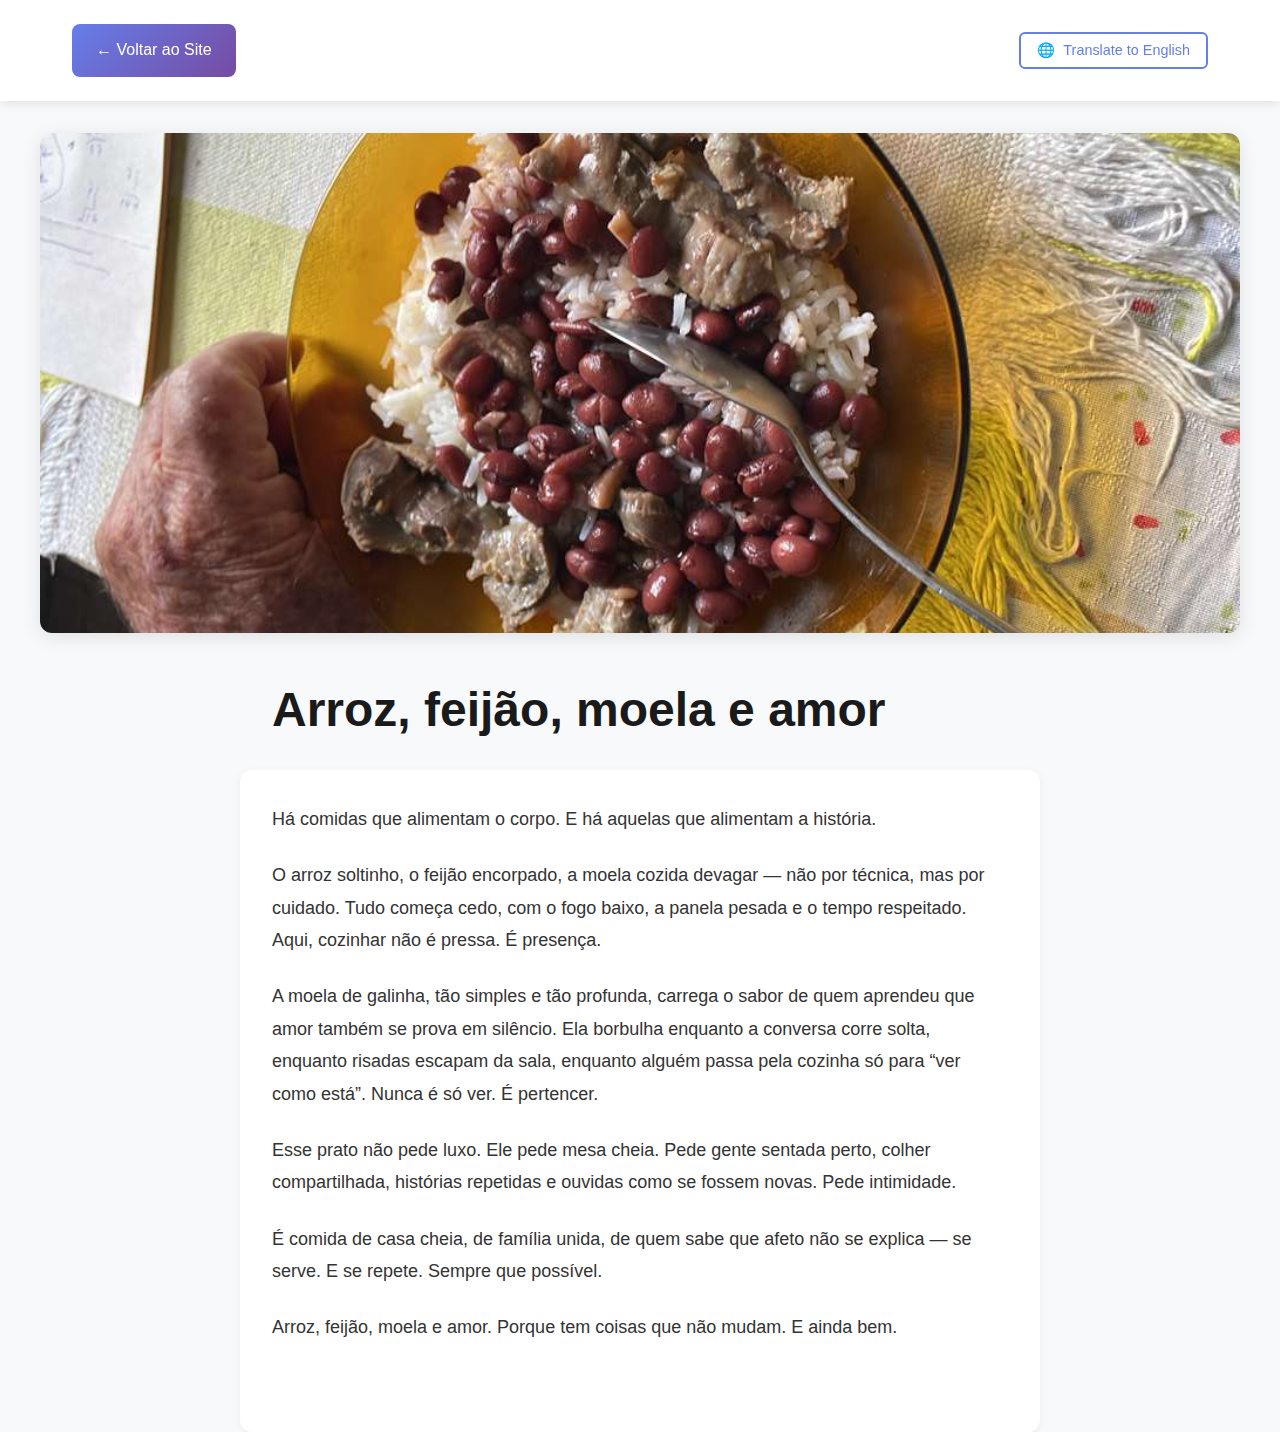
<file: blog1.html>
<!DOCTYPE html>
<html lang="pt-BR">
<head>
    <meta charset="UTF-8">
    <meta name="viewport" content="width=device-width, initial-scale=1.0">
    <title>Blog Post</title>
    <style>
        * {
            margin: 0;
            padding: 0;
            box-sizing: border-box;
        }

        body {
            font-family: -apple-system, BlinkMacSystemFont, 'Segoe UI', Roboto, Oxygen, Ubuntu, Cantarell, sans-serif;
            line-height: 1.8;
            color: #333;
            background: #f8f9fa;
        }

        .header-nav {
            background: white;
            padding: 1.5rem 0;
            box-shadow: 0 2px 10px rgba(0,0,0,0.1);
            position: sticky;
            top: 0;
            z-index: 100;
        }

        .nav-container {
            max-width: 1200px;
            margin: 0 auto;
            padding: 0 2rem;
            display: flex;
            justify-content: space-between;
            align-items: center;
        }

        .back-btn {
            display: inline-flex;
            align-items: center;
            gap: 0.5rem;
            padding: 0.75rem 1.5rem;
            background: linear-gradient(135deg, #667eea 0%, #764ba2 100%);
            color: white;
            text-decoration: none;
            border-radius: 8px;
            transition: transform 0.3s, box-shadow 0.3s;
            font-weight: 500;
        }

        .back-btn:hover {
            transform: translateY(-2px);
            box-shadow: 0 4px 15px rgba(102, 126, 234, 0.4);
        }

        .translate-btn {
            padding: 0.75rem 1.5rem;
            background: white;
            border: 2px solid #667eea;
            color: #667eea;
            border-radius: 8px;
            cursor: pointer;
            font-size: 1rem;
            font-weight: 500;
            transition: all 0.3s;
        }

        .translate-btn:hover {
            background: #667eea;
            color: white;
            transform: translateY(-2px);
        }

        .hero-image {
            width: 100%;
            height: 500px;
            object-fit: cover;
            display: block;
        }

        .container {
            max-width: 900px;
            margin: 0 auto;
            padding: 0 2rem;
        }

        .article-header {
            background: white;
            padding: 3rem 2rem;
            margin-top: 2rem;
            border-radius: 12px;
            box-shadow: 0 2px 10px rgba(0,0,0,0.1);
        }

        .article-title {
            font-size: 3rem;
            color: #667eea;
            margin-bottom: 1rem;
            line-height: 1.2;
        }

        .article-meta {
            display: flex;
            gap: 1.5rem;
            color: #666;
            font-size: 0.95rem;
            margin-bottom: 2rem;
        }

        .article-cover {
            width: 100%;
            max-height: 500px;
            object-fit: cover;
            border-radius: 12px;
            margin-bottom: 2rem;
            box-shadow: 0 4px 20px rgba(0,0,0,0.1);
        }

        .container {
            max-width: 900px;
            margin: 0 auto;
            padding: 3rem 2rem;
        }

        .translate-btn {
            padding: 0.75rem 1.5rem;
            background: linear-gradient(135deg, #667eea 0%, #764ba2 100%);
            color: white;
            border: none;
            border-radius: 8px;
            cursor: pointer;
            font-size: 1rem;
            font-weight: 500;
            transition: transform 0.3s, box-shadow 0.3s;
        }

        .translate-btn:hover {
            transform: translateY(-2px);
            box-shadow: 0 4px 15px rgba(102, 126, 234, 0.4);
        }

        .hero-image {
            width: 100%;
            max-height: 500px;
            object-fit: cover;
            border-radius: 12px;
            box-shadow: 0 10px 30px rgba(0,0,0,0.15);
        }

        .container {
            max-width: 900px;
            margin: 0 auto;
            padding: 0 2rem;
        }

        .blog-header {
            padding: 3rem 0 2rem;
        }

        .blog-title {
            font-size: 3rem;
            color: #1a1a1a;
            margin-bottom: 1rem;
            line-height: 1.2;
        }

        .blog-meta {
            display: flex;
            gap: 2rem;
            color: #666;
            font-size: 0.95rem;
            margin-bottom: 2rem;
        }

        .featured-image {
            width: 100%;
            max-height: 500px;
            object-fit: cover;
            border-radius: 12px;
            margin-bottom: 3rem;
            box-shadow: 0 10px 30px rgba(0,0,0,0.1);
        }

        .container {
            max-width: 800px;
            margin: 0 auto;
            padding: 3rem 2rem;
        }

        .blog-title {
            font-size: 3rem;
            line-height: 1.2;
            margin-bottom: 1rem;
            color: #1a1a1a;
        }

        .blog-meta {
            display: flex;
            gap: 2rem;
            color: #666;
            font-size: 0.95rem;
            margin-bottom: 2rem;
            padding-bottom: 1rem;
            border-bottom: 2px solid #e9ecef;
        }

        .translate-btn {
            padding: 0.6rem 1.2rem;
            background: linear-gradient(135deg, #667eea 0%, #764ba2 100%);
            color: white;
            border: none;
            border-radius: 6px;
            cursor: pointer;
            font-size: 0.95rem;
            font-weight: 500;
            transition: transform 0.3s, box-shadow 0.3s;
        }

        .translate-btn:hover {
            transform: translateY(-2px);
            box-shadow: 0 4px 15px rgba(102, 126, 234, 0.4);
        }

        .container {
            max-width: 900px;
            margin: 0 auto;
            padding: 0 2rem;
        }

        .hero-image {
            width: 100%;
            height: 500px;
            object-fit: cover;
            margin-top: 2rem;
            border-radius: 12px;
            box-shadow: 0 10px 30px rgba(0,0,0,0.2);
        }

        .post-header {
            max-width: 800px;
            margin: 3rem auto 2rem;
            padding: 0 2rem;
        }

        .post-title {
            font-size: 3rem;
            line-height: 1.2;
            color: #1a1a1a;
            margin-bottom: 1rem;
        }

        .post-meta {
            display: flex;
            gap: 2rem;
            color: #666;
            font-size: 0.95rem;
            margin-bottom: 1rem;
        }

        .translate-btn {
            display: inline-flex;
            align-items: center;
            gap: 0.5rem;
            padding: 0.5rem 1rem;
            background: white;
            border: 2px solid #667eea;
            color: #667eea;
            border-radius: 6px;
            cursor: pointer;
            font-size: 0.9rem;
            font-weight: 500;
            transition: all 0.3s;
        }

        .translate-btn:hover {
            background: #667eea;
            color: white;
        }

        .post-content {
            max-width: 800px;
            margin: 0 auto;
            padding: 0 2rem 4rem;
            background: white;
            border-radius: 12px;
            box-shadow: 0 2px 10px rgba(0,0,0,0.05);
        }

        .post-content p {
            font-size: 1.125rem;
            line-height: 1.8;
            margin-bottom: 1.5rem;
            color: #333;
        }

        .post-content h2 {
            font-size: 2rem;
            margin: 2.5rem 0 1rem;
            color: #1a1a1a;
        }

        .post-content h3 {
            font-size: 1.5rem;
            margin: 2rem 0 1rem;
            color: #333;
        }

        .hero-image {
            width: 100%;
            max-width: 1200px;
            height: 500px;
            object-fit: cover;
            border-radius: 12px;
            margin: 2rem auto;
            display: block;
            box-shadow: 0 4px 20px rgba(0,0,0,0.1);
        }

        @media (max-width: 768px) {
            .post-title {
                font-size: 2rem;
            }

            .hero-image {
                height: 300px;
                border-radius: 0;
            }

            .post-content p {
                font-size: 1rem;
            }

            .nav-container {
                flex-direction: column;
                gap: 1rem;
            }
        }
    </style>
</head>
<body>
    <div class="header-nav">
        <div class="nav-container">
            <a href="index.html" class="back-btn">← Voltar ao Site</a>
            <button class="translate-btn" onclick="translateContent()">
                <span id="translateIcon">🌐</span>
                <span id="translateText">Translate to English</span>
            </button>
        </div>
    </div>

    <img src="blog/WhatsApp Image 2026-01-13 at 11.25.59.jpeg" alt="Imagem de capa" class="hero-image">

    <div class="post-header">
        <h1 class="post-title" id="title">Arroz, feijão, moela e amor</h1>
    </div>

    <div class="post-content" id="content">
        <p><br>Há comidas que alimentam o corpo.
E há aquelas que alimentam a história.</p>

        <p>O arroz soltinho, o feijão encorpado, a moela cozida devagar — não por técnica, mas por cuidado. Tudo começa cedo, com o fogo baixo, a panela pesada e o tempo respeitado. Aqui, cozinhar não é pressa. É presença.</p>


        <p>A moela de galinha, tão simples e tão profunda, carrega o sabor de quem aprendeu que amor também se prova em silêncio. Ela borbulha enquanto a conversa corre solta, enquanto risadas escapam da sala, enquanto alguém passa pela cozinha só para “ver como está”. Nunca é só ver. É pertencer.</p>

        <p>Esse prato não pede luxo. Ele pede mesa cheia.
Pede gente sentada perto, colher compartilhada, histórias repetidas e ouvidas como se fossem novas. Pede intimidade.</p>


        <p>É comida de casa cheia, de família unida, de quem sabe que afeto não se explica — se serve. E se repete. Sempre que possível.</p>

        <p>Arroz, feijão, moela e amor.
Porque tem coisas que não mudam.
E ainda bem.</p>


    </div>

    <script>
        let isEnglish = false;

        const translations = {
            pt: {
                title: "Arroz, feijão, moela e amor",
                content: `<p>Há comidas que alimentam o corpo.
E há aquelas que alimentam a história.</p>

        <p>O arroz soltinho, o feijão encorpado, a moela cozida devagar — não por técnica, mas por cuidado. Tudo começa cedo, com o fogo baixo, a panela pesada e o tempo respeitado. Aqui, cozinhar não é pressa. É presença.</p>


        <p>A moela de galinha, tão simples e tão profunda, carrega o sabor de quem aprendeu que amor também se prova em silêncio. Ela borbulha enquanto a conversa corre solta, enquanto risadas escapam da sala, enquanto alguém passa pela cozinha só para “ver como está”. Nunca é só ver. É pertencer.</p>

        <p>Esse prato não pede luxo. Ele pede mesa cheia.
Pede gente sentada perto, colher compartilhada, histórias repetidas e ouvidas como se fossem novas. Pede intimidade.</p>


        <p>É comida de casa cheia, de família unida, de quem sabe que afeto não se explica — se serve. E se repete. Sempre que possível.</p>

        <p>Arroz, feijão, moela e amor.
Porque tem coisas que não mudam.
E ainda bem.</p>

    `
            },
            en: {
                title: "Rice, beans, traditional Brazilian chicken gizzards, and love",
                content: `<p>Some foods feed the body.
Others feed the story.</p>

        <p>Fluffy rice, hearty beans, chicken gizzards slowly simmered — not by technique, but by care. Everything begins early, with low heat, a heavy pot, and time being respected. Here, cooking is never rushed. It is presence.</p>


        <p>Chicken gizzards, so humble and so profound, carry the flavor of those who learned that love can also be tasted in silence. They bubble gently while conversations flow, while laughter spills from the living room, while someone walks into the kitchen just to “check on things.” It’s never just checking. It’s belonging.</p>

        <p>This dish doesn’t ask for luxury. It asks for a full table.
It asks for people sitting close, shared spoons, repeated stories heard as if they were new. It asks for intimacy.</p>



        <p>It is food for a full house, for close families, for those who understand that affection doesn’t need explanation — it is served. And served again. Whenever possible.</p>

        <p>Rice, beans, chicken gizzards, and love.
Because some things should never change.
And thankfully, they don’t.</p>

        `
            }
        };

        function translateContent() {
            isEnglish = !isEnglish;
            const lang = isEnglish ? 'en' : 'pt';
            
            document.getElementById('title').textContent = translations[lang].title;
            document.getElementById('content').innerHTML = translations[lang].content;
            document.getElementById('translateText').textContent = isEnglish ? 'Traduzir para Português' : 'Translate to English';
        }
    </script>
</body>
</html>
</file>
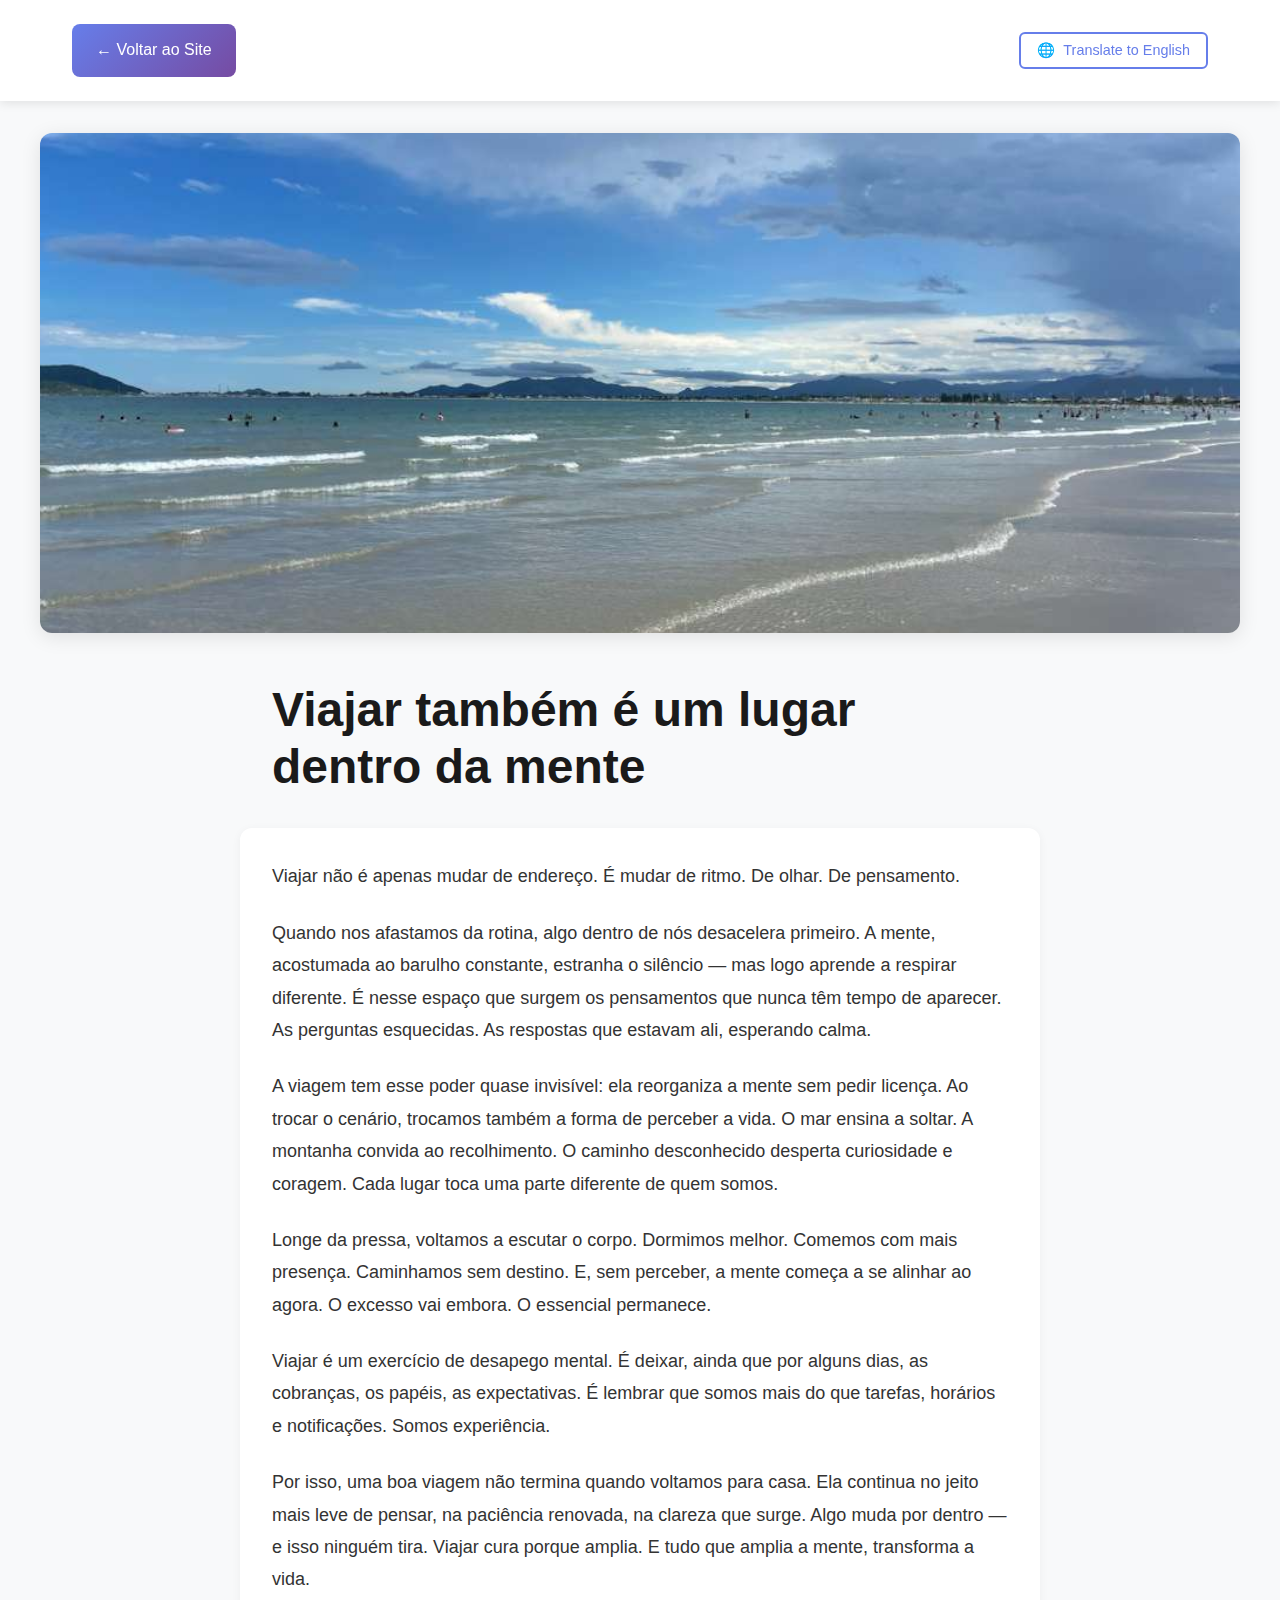
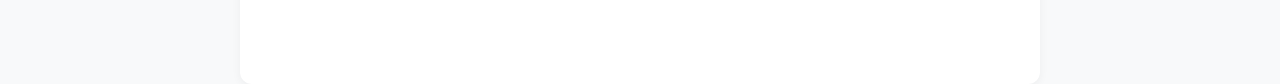
<file: blog2.html>
<!DOCTYPE html>
<html lang="pt-BR">
<head>
    <meta charset="UTF-8">
    <meta name="viewport" content="width=device-width, initial-scale=1.0">
    <title>Blog Post</title>
    <style>
        * {
            margin: 0;
            padding: 0;
            box-sizing: border-box;
        }

        body {
            font-family: -apple-system, BlinkMacSystemFont, 'Segoe UI', Roboto, Oxygen, Ubuntu, Cantarell, sans-serif;
            line-height: 1.8;
            color: #333;
            background: #f8f9fa;
        }

        .header-nav {
            background: white;
            padding: 1.5rem 0;
            box-shadow: 0 2px 10px rgba(0,0,0,0.1);
            position: sticky;
            top: 0;
            z-index: 100;
        }

        .nav-container {
            max-width: 1200px;
            margin: 0 auto;
            padding: 0 2rem;
            display: flex;
            justify-content: space-between;
            align-items: center;
        }

        .back-btn {
            display: inline-flex;
            align-items: center;
            gap: 0.5rem;
            padding: 0.75rem 1.5rem;
            background: linear-gradient(135deg, #667eea 0%, #764ba2 100%);
            color: white;
            text-decoration: none;
            border-radius: 8px;
            transition: transform 0.3s, box-shadow 0.3s;
            font-weight: 500;
        }

        .back-btn:hover {
            transform: translateY(-2px);
            box-shadow: 0 4px 15px rgba(102, 126, 234, 0.4);
        }

        .translate-btn {
            padding: 0.75rem 1.5rem;
            background: white;
            border: 2px solid #667eea;
            color: #667eea;
            border-radius: 8px;
            cursor: pointer;
            font-size: 1rem;
            font-weight: 500;
            transition: all 0.3s;
        }

        .translate-btn:hover {
            background: #667eea;
            color: white;
            transform: translateY(-2px);
        }

        .hero-image {
            width: 100%;
            height: 500px;
            object-fit: cover;
            display: block;
        }

        .container {
            max-width: 900px;
            margin: 0 auto;
            padding: 0 2rem;
        }

        .article-header {
            background: white;
            padding: 3rem 2rem;
            margin-top: 2rem;
            border-radius: 12px;
            box-shadow: 0 2px 10px rgba(0,0,0,0.1);
        }

        .article-title {
            font-size: 3rem;
            color: #667eea;
            margin-bottom: 1rem;
            line-height: 1.2;
        }

        .article-meta {
            display: flex;
            gap: 1.5rem;
            color: #666;
            font-size: 0.95rem;
            margin-bottom: 2rem;
        }

        .article-cover {
            width: 100%;
            max-height: 500px;
            object-fit: cover;
            border-radius: 12px;
            margin-bottom: 2rem;
            box-shadow: 0 4px 20px rgba(0,0,0,0.1);
        }

        .container {
            max-width: 900px;
            margin: 0 auto;
            padding: 3rem 2rem;
        }

        .translate-btn {
            padding: 0.75rem 1.5rem;
            background: linear-gradient(135deg, #667eea 0%, #764ba2 100%);
            color: white;
            border: none;
            border-radius: 8px;
            cursor: pointer;
            font-size: 1rem;
            font-weight: 500;
            transition: transform 0.3s, box-shadow 0.3s;
        }

        .translate-btn:hover {
            transform: translateY(-2px);
            box-shadow: 0 4px 15px rgba(102, 126, 234, 0.4);
        }

        .hero-image {
            width: 100%;
            max-height: 500px;
            object-fit: cover;
            border-radius: 12px;
            box-shadow: 0 10px 30px rgba(0,0,0,0.15);
        }

        .container {
            max-width: 900px;
            margin: 0 auto;
            padding: 0 2rem;
        }

        .blog-header {
            padding: 3rem 0 2rem;
        }

        .blog-title {
            font-size: 3rem;
            color: #1a1a1a;
            margin-bottom: 1rem;
            line-height: 1.2;
        }

        .blog-meta {
            display: flex;
            gap: 2rem;
            color: #666;
            font-size: 0.95rem;
            margin-bottom: 2rem;
        }

        .featured-image {
            width: 100%;
            max-height: 500px;
            object-fit: cover;
            border-radius: 12px;
            margin-bottom: 3rem;
            box-shadow: 0 10px 30px rgba(0,0,0,0.1);
        }

        .container {
            max-width: 800px;
            margin: 0 auto;
            padding: 3rem 2rem;
        }

        .blog-title {
            font-size: 3rem;
            line-height: 1.2;
            margin-bottom: 1rem;
            color: #1a1a1a;
        }

        .blog-meta {
            display: flex;
            gap: 2rem;
            color: #666;
            font-size: 0.95rem;
            margin-bottom: 2rem;
            padding-bottom: 1rem;
            border-bottom: 2px solid #e9ecef;
        }

        .translate-btn {
            padding: 0.6rem 1.2rem;
            background: linear-gradient(135deg, #667eea 0%, #764ba2 100%);
            color: white;
            border: none;
            border-radius: 6px;
            cursor: pointer;
            font-size: 0.95rem;
            font-weight: 500;
            transition: transform 0.3s, box-shadow 0.3s;
        }

        .translate-btn:hover {
            transform: translateY(-2px);
            box-shadow: 0 4px 15px rgba(102, 126, 234, 0.4);
        }

        .container {
            max-width: 900px;
            margin: 0 auto;
            padding: 0 2rem;
        }

        .hero-image {
            width: 100%;
            height: 500px;
            object-fit: cover;
            margin-top: 2rem;
            border-radius: 12px;
            box-shadow: 0 10px 30px rgba(0,0,0,0.2);
        }

        .post-header {
            max-width: 800px;
            margin: 3rem auto 2rem;
            padding: 0 2rem;
        }

        .post-title {
            font-size: 3rem;
            line-height: 1.2;
            color: #1a1a1a;
            margin-bottom: 1rem;
        }

        .post-meta {
            display: flex;
            gap: 2rem;
            color: #666;
            font-size: 0.95rem;
            margin-bottom: 1rem;
        }

        .translate-btn {
            display: inline-flex;
            align-items: center;
            gap: 0.5rem;
            padding: 0.5rem 1rem;
            background: white;
            border: 2px solid #667eea;
            color: #667eea;
            border-radius: 6px;
            cursor: pointer;
            font-size: 0.9rem;
            font-weight: 500;
            transition: all 0.3s;
        }

        .translate-btn:hover {
            background: #667eea;
            color: white;
        }

        .post-content {
            max-width: 800px;
            margin: 0 auto;
            padding: 0 2rem 4rem;
            background: white;
            border-radius: 12px;
            box-shadow: 0 2px 10px rgba(0,0,0,0.05);
        }

        .post-content p {
            font-size: 1.125rem;
            line-height: 1.8;
            margin-bottom: 1.5rem;
            color: #333;
        }

        .post-content h2 {
            font-size: 2rem;
            margin: 2.5rem 0 1rem;
            color: #1a1a1a;
        }

        .post-content h3 {
            font-size: 1.5rem;
            margin: 2rem 0 1rem;
            color: #333;
        }

        .hero-image {
            width: 100%;
            max-width: 1200px;
            height: 500px;
            object-fit: cover;
            border-radius: 12px;
            margin: 2rem auto;
            display: block;
            box-shadow: 0 4px 20px rgba(0,0,0,0.1);
        }

        @media (max-width: 768px) {
            .post-title {
                font-size: 2rem;
            }

            .hero-image {
                height: 300px;
                border-radius: 0;
            }

            .post-content p {
                font-size: 1rem;
            }

            .nav-container {
                flex-direction: column;
                gap: 1rem;
            }
        }
    </style>
</head>
<body>
    <div class="header-nav">
        <div class="nav-container">
            <a href="index.html" class="back-btn">← Voltar ao Site</a>
            <button class="translate-btn" onclick="translateContent()">
                <span id="translateIcon">🌐</span>
                <span id="translateText">Translate to English</span>
            </button>
        </div>
    </div>

    <img src="blog/WhatsApp Image 2026-01-13 at 11.39.59 (1).jpeg" alt="Imagem de capa" class="hero-image">

    <div class="post-header">
        <h1 class="post-title" id="title">Viajar também é um lugar dentro da mente</h1>
    </div>

    <div class="post-content" id="content">
        <p><br>Viajar não é apenas mudar de endereço.
É mudar de ritmo. De olhar. De pensamento.</p>

        <p>Quando nos afastamos da rotina, algo dentro de nós desacelera primeiro. A mente, acostumada ao barulho constante, estranha o silêncio — mas logo aprende a respirar diferente. É nesse espaço que surgem os pensamentos que nunca têm tempo de aparecer. As perguntas esquecidas. As respostas que estavam ali, esperando calma.</p>


        <p>A viagem tem esse poder quase invisível: ela reorganiza a mente sem pedir licença. Ao trocar o cenário, trocamos também a forma de perceber a vida. O mar ensina a soltar. A montanha convida ao recolhimento. O caminho desconhecido desperta curiosidade e coragem. Cada lugar toca uma parte diferente de quem somos.</p>

        <p>Longe da pressa, voltamos a escutar o corpo. Dormimos melhor. Comemos com mais presença. Caminhamos sem destino. E, sem perceber, a mente começa a se alinhar ao agora. O excesso vai embora. O essencial permanece.</p>


        <p>Viajar é um exercício de desapego mental. É deixar, ainda que por alguns dias, as cobranças, os papéis, as expectativas. É lembrar que somos mais do que tarefas, horários e notificações. Somos experiência.</p>

        <p>Por isso, uma boa viagem não termina quando voltamos para casa. Ela continua no jeito mais leve de pensar, na paciência renovada, na clareza que surge. Algo muda por dentro — e isso ninguém tira.

Viajar cura porque amplia.
E tudo que amplia a mente, transforma a vida.</p>


    </div>

    <script>
        let isEnglish = false;

        const translations = {
            pt: {
                title: "Viajar também é um lugar dentro da mente",
                content: `<p>Viajar não é apenas mudar de endereço.
É mudar de ritmo. De olhar. De pensamento.</p>

        <p>Quando nos afastamos da rotina, algo dentro de nós desacelera primeiro. A mente, acostumada ao barulho constante, estranha o silêncio — mas logo aprende a respirar diferente. É nesse espaço que surgem os pensamentos que nunca têm tempo de aparecer. As perguntas esquecidas. As respostas que estavam ali, esperando calma.</p>


        <p>A viagem tem esse poder quase invisível: ela reorganiza a mente sem pedir licença. Ao trocar o cenário, trocamos também a forma de perceber a vida. O mar ensina a soltar. A montanha convida ao recolhimento. O caminho desconhecido desperta curiosidade e coragem. Cada lugar toca uma parte diferente de quem somos.</p>

        <p>Longe da pressa, voltamos a escutar o corpo. Dormimos melhor. Comemos com mais presença. Caminhamos sem destino. E, sem perceber, a mente começa a se alinhar ao agora. O excesso vai embora. O essencial permanece.</p>


        <p>Viajar é um exercício de desapego mental. É deixar, ainda que por alguns dias, as cobranças, os papéis, as expectativas. É lembrar que somos mais do que tarefas, horários e notificações. Somos experiência.</p>

        <p>Por isso, uma boa viagem não termina quando voltamos para casa. Ela continua no jeito mais leve de pensar, na paciência renovada, na clareza que surge. Algo muda por dentro — e isso ninguém tira.

Viajar cura porque amplia.
E tudo que amplia a mente, transforma a vida.</p>

    `
            },
            en: {
                title: "Travel is also a place within the mind",
                content: `<p>STraveling is not just changing locations.
It’s changing rhythm. Perspective. Thought.</p>

        <p>When we step away from routine, something inside us slows down first. The mind, used to constant noise, feels strange in the silence — but soon learns how to breathe differently. In that space, thoughts finally have room to surface. Forgotten questions. Answers that were always there, waiting for calm.</p>


        <p>Travel has this almost invisible power: it reorganizes the mind without asking permission. By changing the scenery, we also change how we perceive life. The ocean teaches us to let go. The mountains invite introspection. Unknown paths awaken curiosity and courage. Each place touches a different part of who we are.</p>

        <p>Away from urgency, we begin listening to the body again. We sleep better. Eat with presence. Walk without destination. And without noticing, the mind aligns itself with the present moment. The excess fades. What’s essential remains.</p>



        <p>Travel is an exercise in mental detachment. It’s allowing ourselves — even for a few days — to release demands, roles, and expectations. It’s remembering that we are more than tasks, schedules, and notifications. We are experience.</p>

        <p>That’s why a meaningful trip doesn’t end when we return home. It continues in lighter thoughts, renewed patience, and newfound clarity. Something shifts within — and that stays.

Travel heals because it expands.
And anything that expands the mind, transforms life.</p>

        `
            }
        };

        function translateContent() {
            isEnglish = !isEnglish;
            const lang = isEnglish ? 'en' : 'pt';
            
            document.getElementById('title').textContent = translations[lang].title;
            document.getElementById('content').innerHTML = translations[lang].content;
            document.getElementById('translateText').textContent = isEnglish ? 'Traduzir para Português' : 'Translate to English';
        }
    </script>
</body>
</html>
</file>
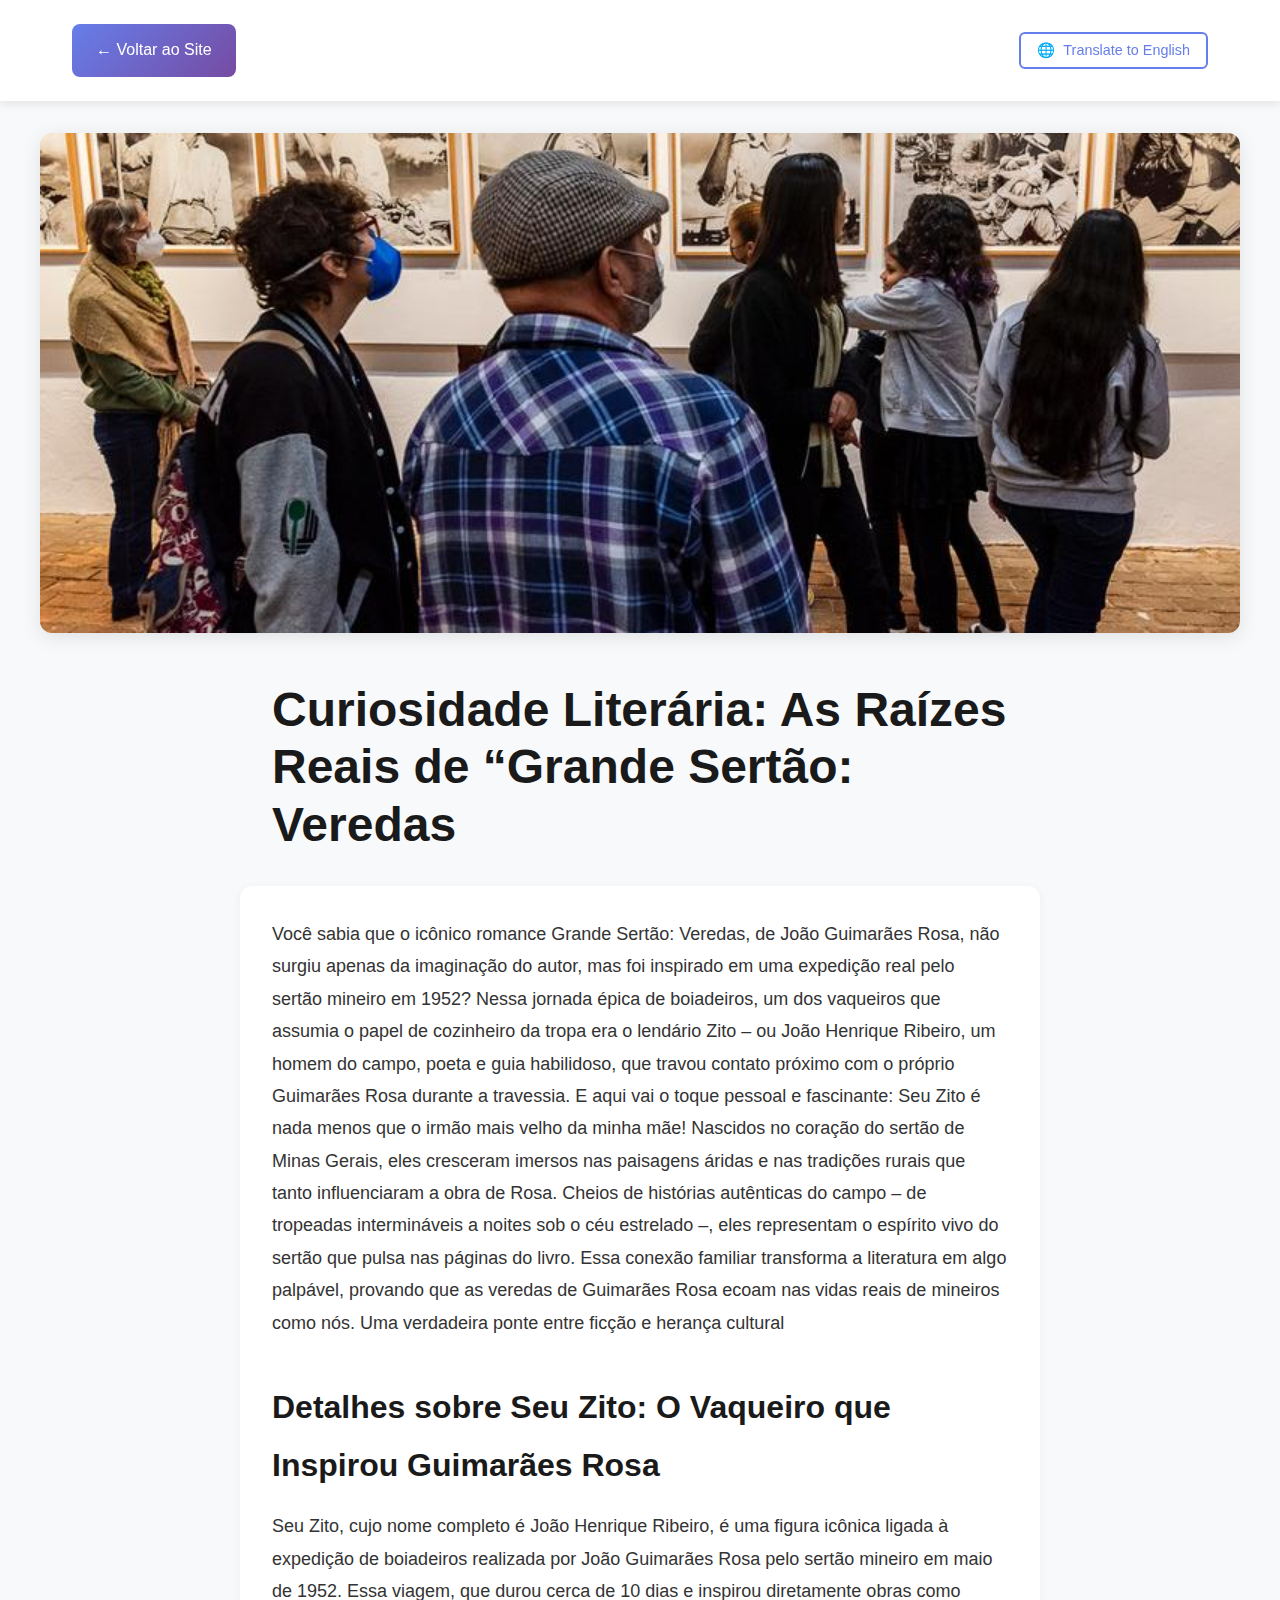
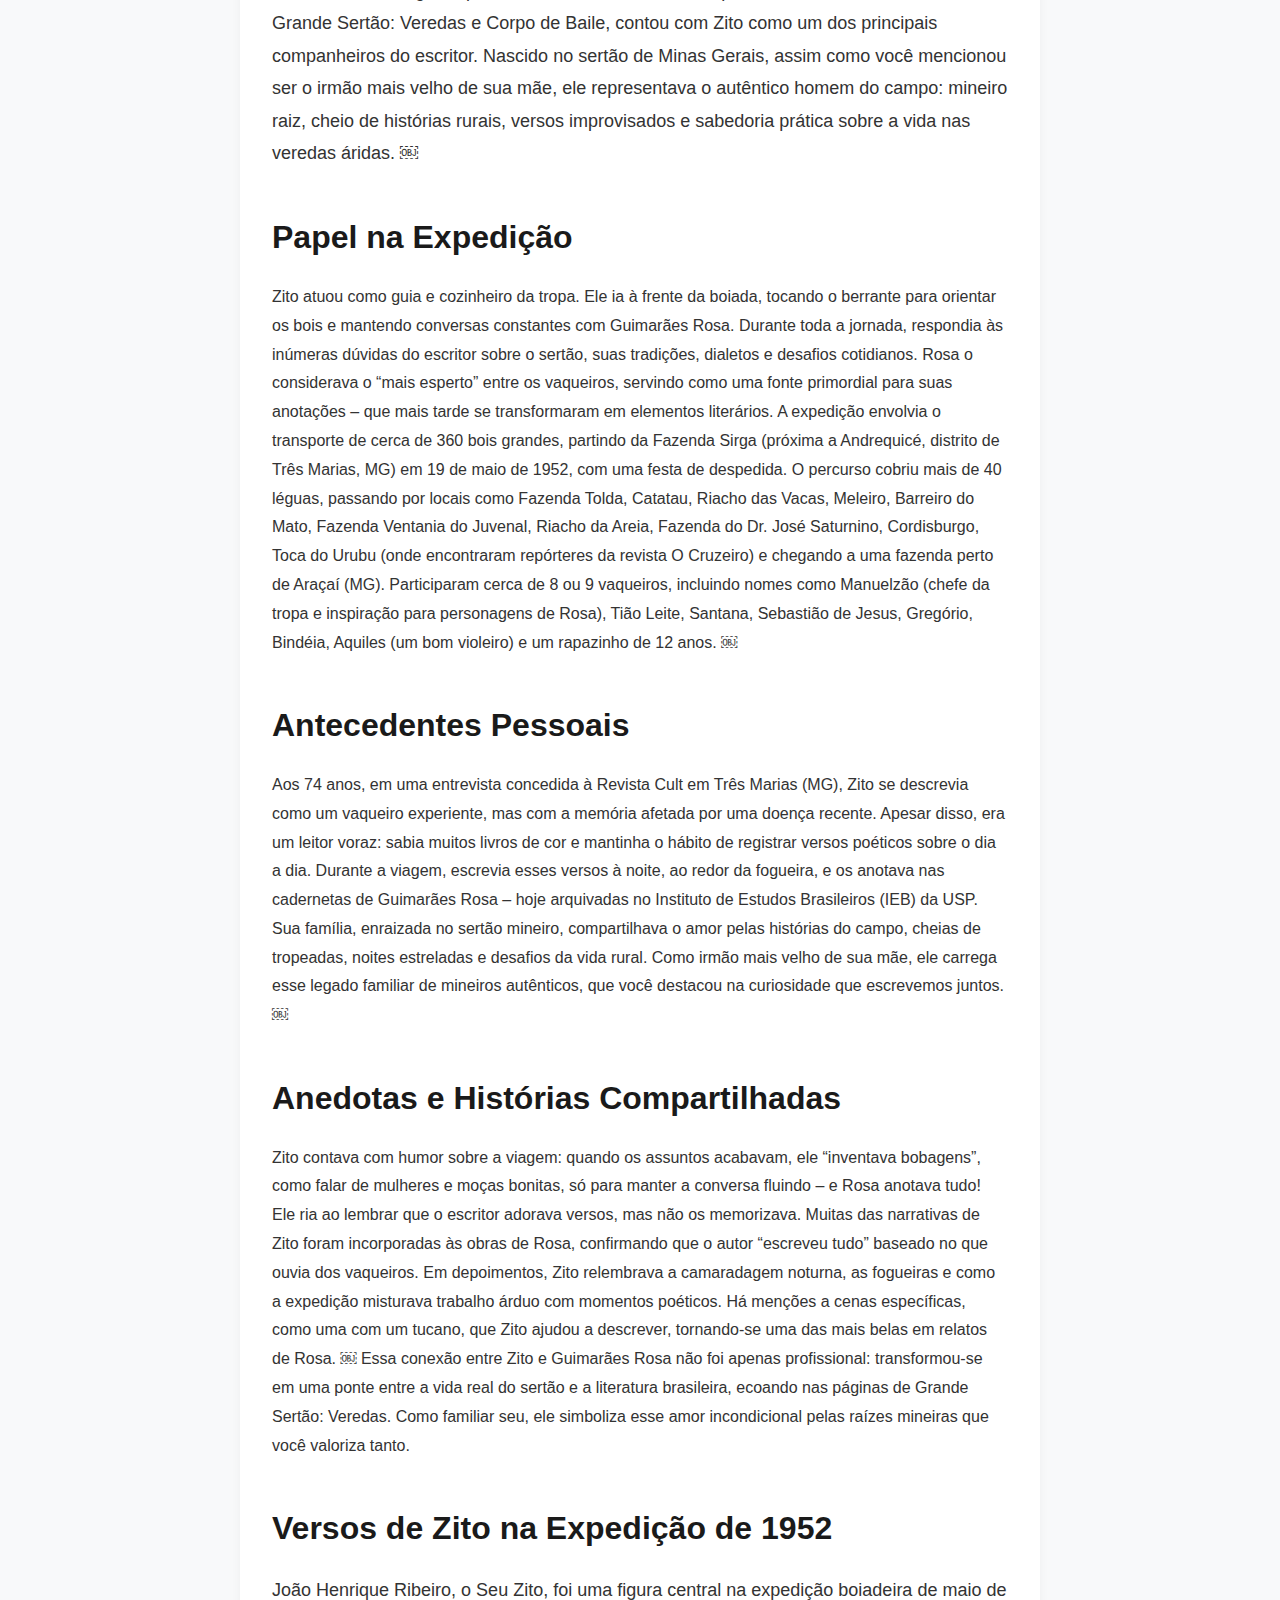
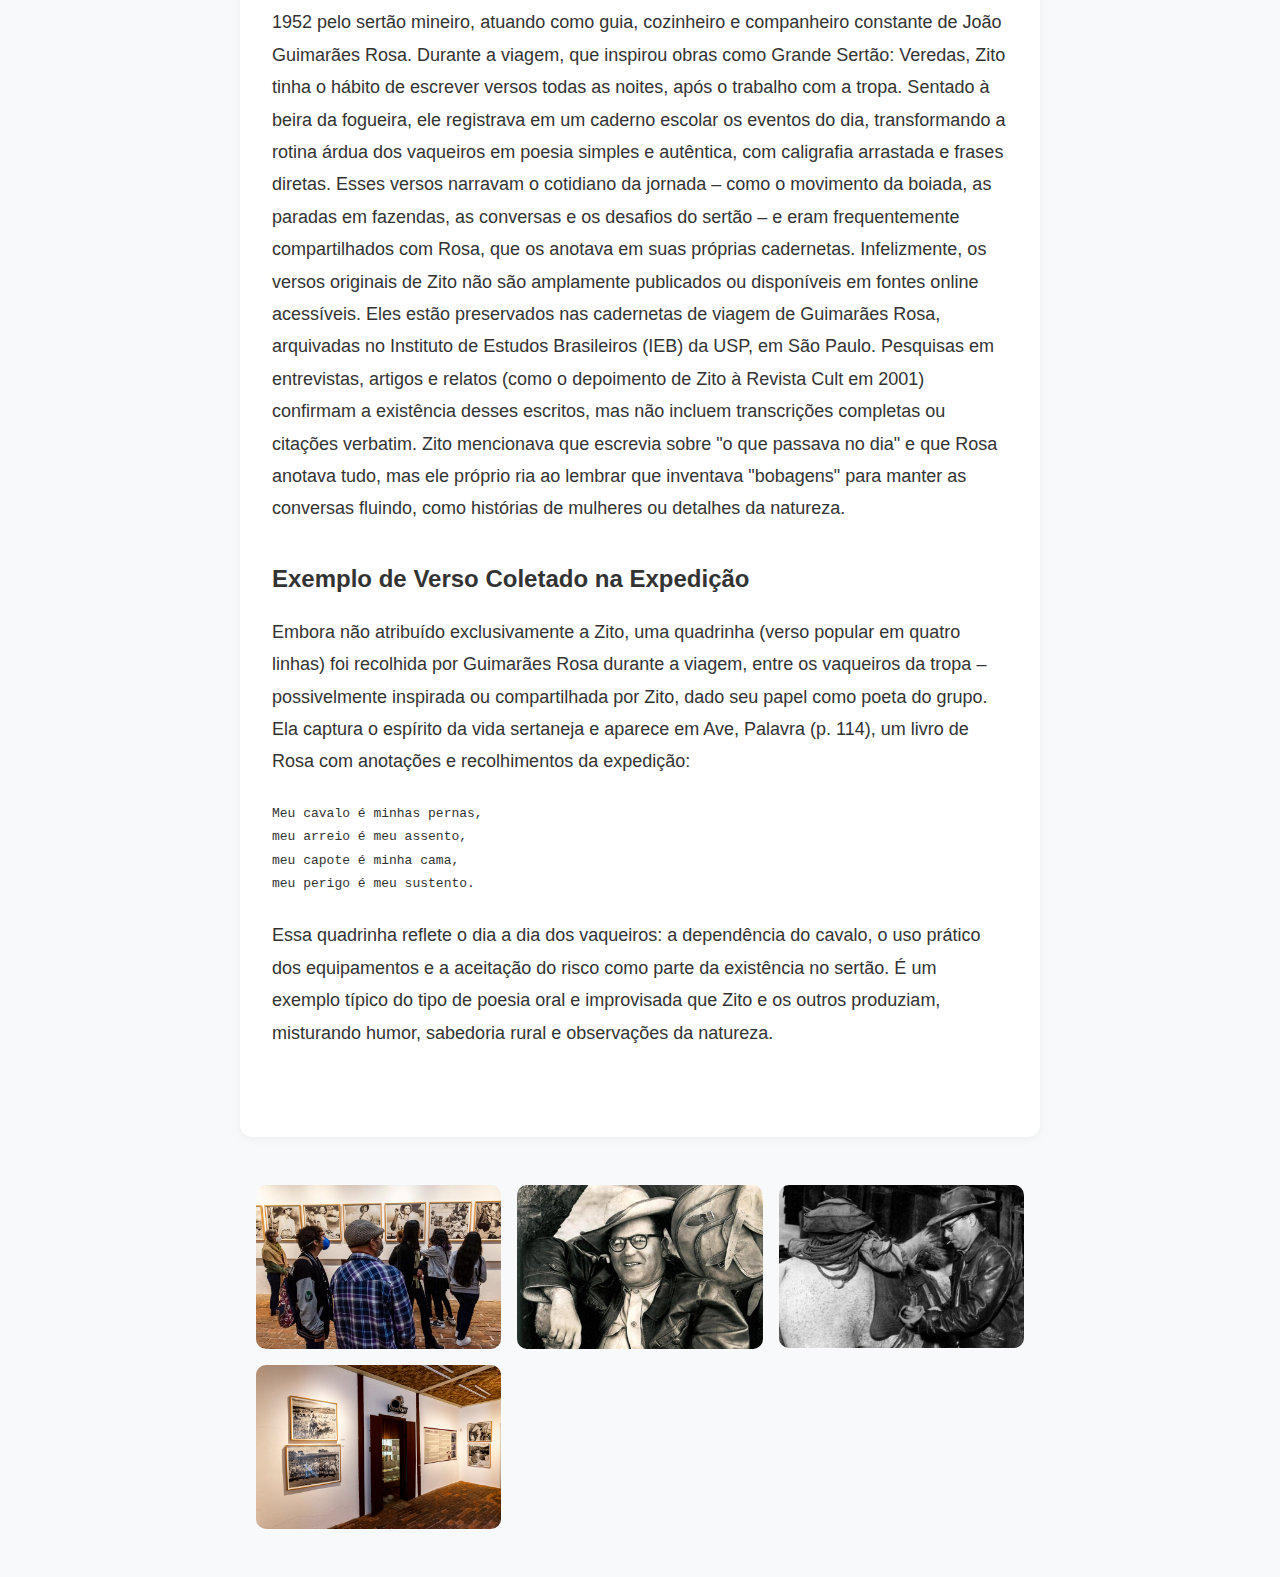
<file: blog3.html>
<!DOCTYPE html>
<html lang="pt-BR">
<head>
    <meta charset="UTF-8">
    <meta name="viewport" content="width=device-width, initial-scale=1.0">
    <title>Blog Post</title>
    <style>
        * {
            margin: 0;
            padding: 0;
            box-sizing: border-box;
        }

        body {
            font-family: -apple-system, BlinkMacSystemFont, 'Segoe UI', Roboto, Oxygen, Ubuntu, Cantarell, sans-serif;
            line-height: 1.8;
            color: #333;
            background: #f8f9fa;
        }

        .header-nav {
            background: white;
            padding: 1.5rem 0;
            box-shadow: 0 2px 10px rgba(0,0,0,0.1);
            position: sticky;
            top: 0;
            z-index: 100;
        }

        .nav-container {
            max-width: 1200px;
            margin: 0 auto;
            padding: 0 2rem;
            display: flex;
            justify-content: space-between;
            align-items: center;
        }

        .back-btn {
            display: inline-flex;
            align-items: center;
            gap: 0.5rem;
            padding: 0.75rem 1.5rem;
            background: linear-gradient(135deg, #667eea 0%, #764ba2 100%);
            color: white;
            text-decoration: none;
            border-radius: 8px;
            transition: transform 0.3s, box-shadow 0.3s;
            font-weight: 500;
        }

        .back-btn:hover {
            transform: translateY(-2px);
            box-shadow: 0 4px 15px rgba(102, 126, 234, 0.4);
        }

        .translate-btn {
            padding: 0.75rem 1.5rem;
            background: white;
            border: 2px solid #667eea;
            color: #667eea;
            border-radius: 8px;
            cursor: pointer;
            font-size: 1rem;
            font-weight: 500;
            transition: all 0.3s;
        }

        .translate-btn:hover {
            background: #667eea;
            color: white;
            transform: translateY(-2px);
        }

        .hero-image {
            width: 100%;
            height: 500px;
            object-fit: cover;
            display: block;
        }

        .container {
            max-width: 900px;
            margin: 0 auto;
            padding: 0 2rem;
        }

        .article-header {
            background: white;
            padding: 3rem 2rem;
            margin-top: 2rem;
            border-radius: 12px;
            box-shadow: 0 2px 10px rgba(0,0,0,0.1);
        }

        .article-title {
            font-size: 3rem;
            color: #667eea;
            margin-bottom: 1rem;
            line-height: 1.2;
        }

        .article-meta {
            display: flex;
            gap: 1.5rem;
            color: #666;
            font-size: 0.95rem;
            margin-bottom: 2rem;
        }

        .article-cover {
            width: 100%;
            max-height: 500px;
            object-fit: cover;
            border-radius: 12px;
            margin-bottom: 2rem;
            box-shadow: 0 4px 20px rgba(0,0,0,0.1);
        }

        .container {
            max-width: 900px;
            margin: 0 auto;
            padding: 3rem 2rem;
        }

        .translate-btn {
            padding: 0.75rem 1.5rem;
            background: linear-gradient(135deg, #667eea 0%, #764ba2 100%);
            color: white;
            border: none;
            border-radius: 8px;
            cursor: pointer;
            font-size: 1rem;
            font-weight: 500;
            transition: transform 0.3s, box-shadow 0.3s;
        }

        .translate-btn:hover {
            transform: translateY(-2px);
            box-shadow: 0 4px 15px rgba(102, 126, 234, 0.4);
        }

        .hero-image {
            width: 100%;
            max-height: 500px;
            object-fit: cover;
            border-radius: 12px;
            box-shadow: 0 10px 30px rgba(0,0,0,0.15);
        }

        .container {
            max-width: 900px;
            margin: 0 auto;
            padding: 0 2rem;
        }

        .blog-header {
            padding: 3rem 0 2rem;
        }

        .blog-title {
            font-size: 3rem;
            color: #1a1a1a;
            margin-bottom: 1rem;
            line-height: 1.2;
        }

        .blog-meta {
            display: flex;
            gap: 2rem;
            color: #666;
            font-size: 0.95rem;
            margin-bottom: 2rem;
        }

        .featured-image {
            width: 100%;
            max-height: 500px;
            object-fit: cover;
            border-radius: 12px;
            margin-bottom: 3rem;
            box-shadow: 0 10px 30px rgba(0,0,0,0.1);
        }

        .container {
            max-width: 800px;
            margin: 0 auto;
            padding: 3rem 2rem;
        }

        .blog-title {
            font-size: 3rem;
            line-height: 1.2;
            margin-bottom: 1rem;
            color: #1a1a1a;
        }

        .blog-meta {
            display: flex;
            gap: 2rem;
            color: #666;
            font-size: 0.95rem;
            margin-bottom: 2rem;
            padding-bottom: 1rem;
            border-bottom: 2px solid #e9ecef;
        }

        .translate-btn {
            padding: 0.6rem 1.2rem;
            background: linear-gradient(135deg, #667eea 0%, #764ba2 100%);
            color: white;
            border: none;
            border-radius: 6px;
            cursor: pointer;
            font-size: 0.95rem;
            font-weight: 500;
            transition: transform 0.3s, box-shadow 0.3s;
        }

        .translate-btn:hover {
            transform: translateY(-2px);
            box-shadow: 0 4px 15px rgba(102, 126, 234, 0.4);
        }

        .container {
            max-width: 900px;
            margin: 0 auto;
            padding: 0 2rem;
        }

        .hero-image {
            width: 100%;
            height: 500px;
            object-fit: cover;
            margin-top: 2rem;
            border-radius: 12px;
            box-shadow: 0 10px 30px rgba(0,0,0,0.2);
        }

        .post-header {
            max-width: 800px;
            margin: 3rem auto 2rem;
            padding: 0 2rem;
        }

        .post-title {
            font-size: 3rem;
            line-height: 1.2;
            color: #1a1a1a;
            margin-bottom: 1rem;
        }

        .post-meta {
            display: flex;
            gap: 2rem;
            color: #666;
            font-size: 0.95rem;
            margin-bottom: 1rem;
        }

        .translate-btn {
            display: inline-flex;
            align-items: center;
            gap: 0.5rem;
            padding: 0.5rem 1rem;
            background: white;
            border: 2px solid #667eea;
            color: #667eea;
            border-radius: 6px;
            cursor: pointer;
            font-size: 0.9rem;
            font-weight: 500;
            transition: all 0.3s;
        }

        .translate-btn:hover {
            background: #667eea;
            color: white;
        }

        .post-content {
            max-width: 800px;
            margin: 0 auto;
            padding: 0 2rem 4rem;
            background: white;
            border-radius: 12px;
            box-shadow: 0 2px 10px rgba(0,0,0,0.05);
        }

        .post-content p {
            font-size: 1.125rem;
            line-height: 1.8;
            margin-bottom: 1.5rem;
            color: #333;
        }

        .post-content h2 {
            font-size: 2rem;
            margin: 2.5rem 0 1rem;
            color: #1a1a1a;
        }

        .post-content h3 {
            font-size: 1.5rem;
            margin: 2rem 0 1rem;
            color: #333;
        }

        .hero-image {
            width: 100%;
            max-width: 1200px;
            height: 500px;
            object-fit: cover;
            border-radius: 12px;
            margin: 2rem auto;
            display: block;
            box-shadow: 0 4px 20px rgba(0,0,0,0.1);
        }

        @media (max-width: 768px) {
            .post-title {
                font-size: 2rem;
            }

            .hero-image {
                height: 300px;
                border-radius: 0;
            }

            .post-content p {
                font-size: 1rem;
            }

            .nav-container {
                flex-direction: column;
                gap: 1rem;
            }
        }

        .gallery {
    max-width: 800px;
    margin: 3rem auto;
    padding: 0 1rem;
    display: grid;
    grid-template-columns: repeat(3, 1fr);
    gap: 1rem;
}

.gallery img {
    width: 100%;
    border-radius: 10px;
    cursor: pointer;
    transition: transform 0.3s;
}

.gallery img:hover {
    transform: scale(1.03);
}

/* Mobile */
@media (max-width: 768px) {
    .gallery {
        grid-template-columns: 1fr;
    }
}

/* Modal */
.modal {
    position: fixed;
    inset: 0;
    background: rgba(0,0,0,0.85);
    display: none;
    align-items: center;
    justify-content: center;
    z-index: 999;
}

.modal img {
    max-width: 90%;
    max-height: 90%;
    border-radius: 10px;
}

    </style>
</head>
<body>
    <div class="header-nav">
        <div class="nav-container">
            <a href="index.html" class="back-btn">← Voltar ao Site</a>
            <button class="translate-btn" onclick="translateContent()">
                <span id="translateIcon">🌐</span>
                <span id="translateText">Translate to English</span>
            </button>
        </div>
    </div>

    <img src="blog/WhatsApp Image 2026-01-14 at 16.13.59.jpeg" alt="Imagem de capa" class="hero-image">

    <div class="post-header">
        <h1 class="post-title" id="title">Curiosidade Literária: As Raízes Reais de “Grande Sertão: Veredas</h1>
    </div>

    <div class="post-content" id="content">
        <p><br>Você sabia que o icônico romance Grande Sertão: Veredas, de João Guimarães Rosa, não surgiu apenas da imaginação do autor, mas foi inspirado em uma expedição real pelo sertão mineiro em 1952? Nessa jornada épica de boiadeiros, um dos vaqueiros que assumia o papel de cozinheiro da tropa era o lendário Zito – ou João Henrique Ribeiro, um homem do campo, poeta e guia habilidoso, que travou contato próximo com o próprio Guimarães Rosa durante a travessia.
E aqui vai o toque pessoal e fascinante: Seu Zito é nada menos que o irmão mais velho da minha mãe! Nascidos no coração do sertão de Minas Gerais, eles cresceram imersos nas paisagens áridas e nas tradições rurais que tanto influenciaram a obra de Rosa. Cheios de histórias autênticas do campo – de tropeadas intermináveis a noites sob o céu estrelado –, eles representam o espírito vivo do sertão que pulsa nas páginas do livro. Essa conexão familiar transforma a literatura em algo palpável, provando que as veredas de Guimarães Rosa ecoam nas vidas reais de mineiros como nós. Uma verdadeira ponte entre ficção e herança cultural</p>

            <h2>Detalhes sobre Seu Zito: O Vaqueiro que Inspirou Guimarães Rosa</h2>

        <p>Seu Zito, cujo nome completo é João Henrique Ribeiro, é uma figura icônica ligada à expedição de boiadeiros realizada por João Guimarães Rosa pelo sertão mineiro em maio de 1952. Essa viagem, que durou cerca de 10 dias e inspirou diretamente obras como Grande Sertão: Veredas e Corpo de Baile, contou com Zito como um dos principais companheiros do escritor. Nascido no sertão de Minas Gerais, assim como você mencionou ser o irmão mais velho de sua mãe, ele representava o autêntico homem do campo: mineiro raiz, cheio de histórias rurais, versos improvisados e sabedoria prática sobre a vida nas veredas áridas. ￼

            <h2>Papel na Expedição</h2>
Zito atuou como guia e cozinheiro da tropa. Ele ia à frente da boiada, tocando o berrante para orientar os bois e mantendo conversas constantes com Guimarães Rosa. Durante toda a jornada, respondia às inúmeras dúvidas do escritor sobre o sertão, suas tradições, dialetos e desafios cotidianos. Rosa o considerava o “mais esperto” entre os vaqueiros, servindo como uma fonte primordial para suas anotações – que mais tarde se transformaram em elementos literários. A expedição envolvia o transporte de cerca de 360 bois grandes, partindo da Fazenda Sirga (próxima a Andrequicé, distrito de Três Marias, MG) em 19 de maio de 1952, com uma festa de despedida. O percurso cobriu mais de 40 léguas, passando por locais como Fazenda Tolda, Catatau, Riacho das Vacas, Meleiro, Barreiro do Mato, Fazenda Ventania do Juvenal, Riacho da Areia, Fazenda do Dr. José Saturnino, Cordisburgo, Toca do Urubu (onde encontraram repórteres da revista O Cruzeiro) e chegando a uma fazenda perto de Araçaí (MG). Participaram cerca de 8 ou 9 vaqueiros, incluindo nomes como Manuelzão (chefe da tropa e inspiração para personagens de Rosa), Tião Leite, Santana, Sebastião de Jesus, Gregório, Bindéia, Aquiles (um bom violeiro) e um rapazinho de 12 anos. ￼

            <h2>Antecedentes Pessoais</h2>

Aos 74 anos, em uma entrevista concedida à Revista Cult em Três Marias (MG), Zito se descrevia como um vaqueiro experiente, mas com a memória afetada por uma doença recente. Apesar disso, era um leitor voraz: sabia muitos livros de cor e mantinha o hábito de registrar versos poéticos sobre o dia a dia. Durante a viagem, escrevia esses versos à noite, ao redor da fogueira, e os anotava nas cadernetas de Guimarães Rosa – hoje arquivadas no Instituto de Estudos Brasileiros (IEB) da USP. Sua família, enraizada no sertão mineiro, compartilhava o amor pelas histórias do campo, cheias de tropeadas, noites estreladas e desafios da vida rural. Como irmão mais velho de sua mãe, ele carrega esse legado familiar de mineiros autênticos, que você destacou na curiosidade que escrevemos juntos. ￼

            <h2>Anedotas e Histórias Compartilhadas</h2>

Zito contava com humor sobre a viagem: quando os assuntos acabavam, ele “inventava bobagens”, como falar de mulheres e moças bonitas, só para manter a conversa fluindo – e Rosa anotava tudo! Ele ria ao lembrar que o escritor adorava versos, mas não os memorizava. Muitas das narrativas de Zito foram incorporadas às obras de Rosa, confirmando que o autor “escreveu tudo” baseado no que ouvia dos vaqueiros. Em depoimentos, Zito relembrava a camaradagem noturna, as fogueiras e como a expedição misturava trabalho árduo com momentos poéticos. Há menções a cenas específicas, como uma com um tucano, que Zito ajudou a descrever, tornando-se uma das mais belas em relatos de Rosa. ￼
Essa conexão entre Zito e Guimarães Rosa não foi apenas profissional: transformou-se em uma ponte entre a vida real do sertão e a literatura brasileira, ecoando nas páginas de Grande Sertão: Veredas. Como familiar seu, ele simboliza esse amor incondicional pelas raízes mineiras que você valoriza tanto.
</p>
         <h2>Versos de Zito na Expedição de 1952</h2>

            <p>João Henrique Ribeiro, o Seu Zito, foi uma figura central na expedição boiadeira de maio de 1952 pelo sertão mineiro, atuando como guia, cozinheiro e companheiro constante de João Guimarães Rosa. Durante a viagem, que inspirou obras como Grande Sertão: Veredas, Zito tinha o hábito de escrever versos todas as noites, após o trabalho com a tropa. Sentado à beira da fogueira, ele registrava em um caderno escolar os eventos do dia, transformando a rotina árdua dos vaqueiros em poesia simples e autêntica, com caligrafia arrastada e frases diretas. Esses versos narravam o cotidiano da jornada – como o movimento da boiada, as paradas em fazendas, as conversas e os desafios do sertão – e eram frequentemente compartilhados com Rosa, que os anotava em suas próprias cadernetas.
Infelizmente, os versos originais de Zito não são amplamente publicados ou disponíveis em fontes online acessíveis. Eles estão preservados nas cadernetas de viagem de Guimarães Rosa, arquivadas no Instituto de Estudos Brasileiros (IEB) da USP, em São Paulo. Pesquisas em entrevistas, artigos e relatos (como o depoimento de Zito à Revista Cult em 2001) confirmam a existência desses escritos, mas não incluem transcrições completas ou citações verbatim. Zito mencionava que escrevia sobre "o que passava no dia" e que Rosa anotava tudo, mas ele próprio ria ao lembrar que inventava "bobagens" para manter as conversas fluindo, como histórias de mulheres ou detalhes da natureza.</p>

                <h3>Exemplo de Verso Coletado na Expedição</h3>

                <p>Embora não atribuído exclusivamente a Zito, uma quadrinha (verso popular em quatro linhas) foi recolhida por Guimarães Rosa durante a viagem, entre os vaqueiros da tropa – possivelmente inspirada ou compartilhada por Zito, dado seu papel como poeta do grupo. Ela captura o espírito da vida sertaneja e aparece em Ave, Palavra (p. 114), um livro de Rosa com anotações e recolhimentos da expedição:</p>
                <pre>Meu cavalo é minhas pernas,
meu arreio é meu assento,
meu capote é minha cama,
meu perigo é meu sustento.</pre> <p></p>
<p>Essa quadrinha reflete o dia a dia dos vaqueiros: a dependência do cavalo, o uso prático dos equipamentos e a aceitação do risco como parte da existência no sertão. É um exemplo típico do tipo de poesia oral e improvisada que Zito e os outros produziam, misturando humor, sabedoria rural e observações da natureza.</p>
    </div>

    <div class="gallery">
    <img src="blog/WhatsApp Image 2026-01-14 at 16.13.59.jpeg" alt="Foto 1" onclick="openImage(this.src)">
    <img src="blog/rosa-capa-1115156.png" alt="Foto 2" onclick="openImage(this.src)">
    <img src="blog/rosa-1115157.jpg" alt="Foto 3" onclick="openImage(this.src)">
    <img src="blog/content_viagem_de_1952_a_boiada_foto_4.jpg" alt="Foto 3" onclick="openImage(this.src)">
</div>

<div class="modal" id="imageModal" onclick="closeImage()">
    <img id="modalImg">
</div>


    <script>
        let isEnglish = false;

        const translations = {
            pt: {
                title: "As Dunas de Floripa e o silêncio que reorganiza a mente",
                content: `<p><br>Você sabia que o icônico romance Grande Sertão: Veredas, de João Guimarães Rosa, não surgiu apenas da imaginação do autor, mas foi inspirado em uma expedição real pelo sertão mineiro em 1952? Nessa jornada épica de boiadeiros, um dos vaqueiros que assumia o papel de cozinheiro da tropa era o lendário Zito – ou João Henrique Ribeiro, um homem do campo, poeta e guia habilidoso, que travou contato próximo com o próprio Guimarães Rosa durante a travessia.
E aqui vai o toque pessoal e fascinante: Seu Zito é nada menos que o irmão mais velho da minha mãe! Nascidos no coração do sertão de Minas Gerais, eles cresceram imersos nas paisagens áridas e nas tradições rurais que tanto influenciaram a obra de Rosa. Cheios de histórias autênticas do campo – de tropeadas intermináveis a noites sob o céu estrelado –, eles representam o espírito vivo do sertão que pulsa nas páginas do livro. Essa conexão familiar transforma a literatura em algo palpável, provando que as veredas de Guimarães Rosa ecoam nas vidas reais de mineiros como nós. Uma verdadeira ponte entre ficção e herança cultural</p>

            <h2>Detalhes sobre Seu Zito: O Vaqueiro que Inspirou Guimarães Rosa</h2>

        <p>Seu Zito, cujo nome completo é João Henrique Ribeiro, é uma figura icônica ligada à expedição de boiadeiros realizada por João Guimarães Rosa pelo sertão mineiro em maio de 1952. Essa viagem, que durou cerca de 10 dias e inspirou diretamente obras como Grande Sertão: Veredas e Corpo de Baile, contou com Zito como um dos principais companheiros do escritor. Nascido no sertão de Minas Gerais, assim como você mencionou ser o irmão mais velho de sua mãe, ele representava o autêntico homem do campo: mineiro raiz, cheio de histórias rurais, versos improvisados e sabedoria prática sobre a vida nas veredas áridas. ￼

            <h2>Papel na Expedição</h2>
Zito atuou como guia e cozinheiro da tropa. Ele ia à frente da boiada, tocando o berrante para orientar os bois e mantendo conversas constantes com Guimarães Rosa. Durante toda a jornada, respondia às inúmeras dúvidas do escritor sobre o sertão, suas tradições, dialetos e desafios cotidianos. Rosa o considerava o “mais esperto” entre os vaqueiros, servindo como uma fonte primordial para suas anotações – que mais tarde se transformaram em elementos literários. A expedição envolvia o transporte de cerca de 360 bois grandes, partindo da Fazenda Sirga (próxima a Andrequicé, distrito de Três Marias, MG) em 19 de maio de 1952, com uma festa de despedida. O percurso cobriu mais de 40 léguas, passando por locais como Fazenda Tolda, Catatau, Riacho das Vacas, Meleiro, Barreiro do Mato, Fazenda Ventania do Juvenal, Riacho da Areia, Fazenda do Dr. José Saturnino, Cordisburgo, Toca do Urubu (onde encontraram repórteres da revista O Cruzeiro) e chegando a uma fazenda perto de Araçaí (MG). Participaram cerca de 8 ou 9 vaqueiros, incluindo nomes como Manuelzão (chefe da tropa e inspiração para personagens de Rosa), Tião Leite, Santana, Sebastião de Jesus, Gregório, Bindéia, Aquiles (um bom violeiro) e um rapazinho de 12 anos. ￼

            <h2>Antecedentes Pessoais</h2>

Aos 74 anos, em uma entrevista concedida à Revista Cult em Três Marias (MG), Zito se descrevia como um vaqueiro experiente, mas com a memória afetada por uma doença recente. Apesar disso, era um leitor voraz: sabia muitos livros de cor e mantinha o hábito de registrar versos poéticos sobre o dia a dia. Durante a viagem, escrevia esses versos à noite, ao redor da fogueira, e os anotava nas cadernetas de Guimarães Rosa – hoje arquivadas no Instituto de Estudos Brasileiros (IEB) da USP. Sua família, enraizada no sertão mineiro, compartilhava o amor pelas histórias do campo, cheias de tropeadas, noites estreladas e desafios da vida rural. Como irmão mais velho de sua mãe, ele carrega esse legado familiar de mineiros autênticos, que você destacou na curiosidade que escrevemos juntos. ￼

            <h2>Anedotas e Histórias Compartilhadas</h2>

Zito contava com humor sobre a viagem: quando os assuntos acabavam, ele “inventava bobagens”, como falar de mulheres e moças bonitas, só para manter a conversa fluindo – e Rosa anotava tudo! Ele ria ao lembrar que o escritor adorava versos, mas não os memorizava. Muitas das narrativas de Zito foram incorporadas às obras de Rosa, confirmando que o autor “escreveu tudo” baseado no que ouvia dos vaqueiros. Em depoimentos, Zito relembrava a camaradagem noturna, as fogueiras e como a expedição misturava trabalho árduo com momentos poéticos. Há menções a cenas específicas, como uma com um tucano, que Zito ajudou a descrever, tornando-se uma das mais belas em relatos de Rosa. ￼
Essa conexão entre Zito e Guimarães Rosa não foi apenas profissional: transformou-se em uma ponte entre a vida real do sertão e a literatura brasileira, ecoando nas páginas de Grande Sertão: Veredas. Como familiar seu, ele simboliza esse amor incondicional pelas raízes mineiras que você valoriza tanto.
</p>
         <h2>Versos de Zito na Expedição de 1952</h2>

            <p>João Henrique Ribeiro, o Seu Zito, foi uma figura central na expedição boiadeira de maio de 1952 pelo sertão mineiro, atuando como guia, cozinheiro e companheiro constante de João Guimarães Rosa. Durante a viagem, que inspirou obras como Grande Sertão: Veredas, Zito tinha o hábito de escrever versos todas as noites, após o trabalho com a tropa. Sentado à beira da fogueira, ele registrava em um caderno escolar os eventos do dia, transformando a rotina árdua dos vaqueiros em poesia simples e autêntica, com caligrafia arrastada e frases diretas. Esses versos narravam o cotidiano da jornada – como o movimento da boiada, as paradas em fazendas, as conversas e os desafios do sertão – e eram frequentemente compartilhados com Rosa, que os anotava em suas próprias cadernetas.
Infelizmente, os versos originais de Zito não são amplamente publicados ou disponíveis em fontes online acessíveis. Eles estão preservados nas cadernetas de viagem de Guimarães Rosa, arquivadas no Instituto de Estudos Brasileiros (IEB) da USP, em São Paulo. Pesquisas em entrevistas, artigos e relatos (como o depoimento de Zito à Revista Cult em 2001) confirmam a existência desses escritos, mas não incluem transcrições completas ou citações verbatim. Zito mencionava que escrevia sobre "o que passava no dia" e que Rosa anotava tudo, mas ele próprio ria ao lembrar que inventava "bobagens" para manter as conversas fluindo, como histórias de mulheres ou detalhes da natureza.</p>

                <h3>Exemplo de Verso Coletado na Expedição</h3>

                <p>Embora não atribuído exclusivamente a Zito, uma quadrinha (verso popular em quatro linhas) foi recolhida por Guimarães Rosa durante a viagem, entre os vaqueiros da tropa – possivelmente inspirada ou compartilhada por Zito, dado seu papel como poeta do grupo. Ela captura o espírito da vida sertaneja e aparece em Ave, Palavra (p. 114), um livro de Rosa com anotações e recolhimentos da expedição:</p>
                <pre>Meu cavalo é minhas pernas,
meu arreio é meu assento,
meu capote é minha cama,
meu perigo é meu sustento.</pre> <p></p>
<p>Essa quadrinha reflete o dia a dia dos vaqueiros: a dependência do cavalo, o uso prático dos equipamentos e a aceitação do risco como parte da existência no sertão. É um exemplo típico do tipo de poesia oral e improvisada que Zito e os outros produziam, misturando humor, sabedoria rural e observações da natureza.</p>

    `
            },
            en: {
                title: "The dunes of Florianópolis and the silence that reorganizes the mind",
                content: `<p><br>Did you know that the iconic novel Grande Sertão: Veredas, by João Guimarães Rosa, did not emerge solely from the author’s imagination, but was inspired by a real expedition through the backlands of Minas Gerais in 1952? On this epic journey of cattle drivers, one of the cowhands who took on the role of the group’s cook was the legendary Zito — or João Henrique Ribeiro, a man of the land, poet, and skilled guide, who had close contact with Guimarães Rosa himself during the crossing.
And here comes the personal and fascinating touch: Seu Zito is none other than my mother’s older brother! Born in the heart of the backlands of Minas Gerais, they grew up immersed in the arid landscapes and rural traditions that so deeply influenced Rosa’s work. Full of authentic stories from the countryside — from endless cattle drives to nights under star-filled skies — they represent the living spirit of the sertão that pulses through the pages of the book. This family connection turns literature into something tangible, proving that Guimarães Rosa’s veredas echo in the real lives of people from Minas Gerais like us. A true bridge between fiction and cultural heritage.</p>

<h2>Details about Seu Zito: The Cowboy Who Inspired Guimarães Rosa</h2>

<p>Seu Zito, whose full name was João Henrique Ribeiro, is an iconic figure linked to the cattle-driving expedition carried out by João Guimarães Rosa through the backlands of Minas Gerais in May 1952. This journey, which lasted about 10 days and directly inspired works such as Grande Sertão: Veredas and Corpo de Baile, included Zito as one of the writer’s main companions. Born in the backlands of Minas Gerais — just as you mentioned, he was your mother’s older brother — he embodied the authentic man of the countryside: a true-rooted Minas native, full of rural stories, improvised verses, and practical wisdom about life in the harsh veredas.</p>

<h2>Role in the Expedition</h2>
<p>Zito served as both guide and cook for the group. He rode ahead of the cattle, blowing the berrante to guide the herd and maintaining constant conversations with Guimarães Rosa. Throughout the journey, he answered the writer’s many questions about the sertão, its traditions, dialects, and everyday challenges. Rosa considered him the “sharpest” among the cowhands, making him a primary source for notes that later became literary elements. The expedition involved transporting around 360 large cattle, departing from Fazenda Sirga (near Andrequicé, a district of Três Marias, MG) on May 19, 1952, with a farewell celebration. The route covered more than 40 leagues, passing through places such as Fazenda Tolda, Catatau, Riacho das Vacas, Meleiro, Barreiro do Mato, Fazenda Ventania do Juvenal, Riacho da Areia, Fazenda do Dr. José Saturnino, Cordisburgo, Toca do Urubu (where they encountered reporters from O Cruzeiro magazine), and arriving at a farm near Araçaí (MG). About 8 or 9 cowhands participated, including names such as Manuelzão (leader of the group and inspiration for Rosa’s characters), Tião Leite, Santana, Sebastião de Jesus, Gregório, Bindéia, Aquiles (a talented viola player), and a 12-year-old boy.</p>

<h2>Personal Background</h2>

<p>At the age of 74, in an interview given to Revista Cult in Três Marias (MG), Zito described himself as an experienced cowboy, though with memory affected by a recent illness. Despite this, he was an avid reader: he knew many books by heart and maintained the habit of recording poetic verses about everyday life. During the trip, he wrote these verses at night, around the campfire, and noted them in Guimarães Rosa’s notebooks — now archived at the Institute of Brazilian Studies (IEB) at USP. His family, deeply rooted in the backlands of Minas Gerais, shared a love for countryside stories filled with cattle drives, starry nights, and the challenges of rural life. As your mother’s older brother, he carries this family legacy of authentic Minas natives that you highlighted in the curiosity we wrote together.</p>

<h2>Anecdotes and Shared Stories</h2>

<p>Zito humorously recalled the journey: when topics ran out, he would “make up nonsense,” such as talking about women and pretty girls, just to keep the conversation flowing — and Rosa would write everything down! He laughed when remembering that the writer loved verses but did not memorize them. Many of Zito’s narratives were incorporated into Rosa’s works, confirming that the author “wrote everything” based on what he heard from the cowhands. In testimonies, Zito recalled the nighttime camaraderie, the campfires, and how the expedition mixed hard work with poetic moments. There are mentions of specific scenes, such as one involving a toucan, which Zito helped describe, becoming one of the most beautiful moments in Rosa’s accounts.</p>
<p>This connection between Zito and Guimarães Rosa was not merely professional: it became a bridge between the real life of the sertão and Brazilian literature, echoing through the pages of Grande Sertão: Veredas. As your relative, he symbolizes this unconditional love for Minas Gerais roots that you value so deeply.</p>

<h2>Zito’s Verses During the 1952 Expedition</h2>

<p>João Henrique Ribeiro, known as Seu Zito, was a central figure in the cattle-driving expedition of May 1952 through the backlands of Minas Gerais, serving as guide, cook, and constant companion to João Guimarães Rosa. During the journey, which inspired works such as Grande Sertão: Veredas, Zito had the habit of writing verses every night after the day’s work with the herd. Sitting by the campfire, he recorded the events of the day in a school notebook, transforming the harsh routine of the cowhands into simple, authentic poetry, with flowing handwriting and direct phrases. These verses narrated the daily life of the journey — such as the movement of the cattle, stops at farms, conversations, and the challenges of the sertão — and were often shared with Rosa, who copied them into his own notebooks.
Unfortunately, Zito’s original verses are not widely published or available in accessible online sources. They are preserved in Guimarães Rosa’s travel notebooks, archived at the Institute of Brazilian Studies (IEB) at USP in São Paulo. Research in interviews, articles, and accounts (such as Zito’s testimony to Revista Cult in 2001) confirms the existence of these writings, but does not include complete transcriptions or verbatim quotations. Zito mentioned that he wrote about “what happened during the day” and that Rosa wrote everything down, but he himself laughed when recalling that he invented “nonsense” to keep conversations going, such as stories about women or details of nature.</p>

<h3>Example of a Verse Collected During the Expedition</h3>

<p>Although not attributed exclusively to Zito, a quatrain (a four-line popular verse) was collected by Guimarães Rosa during the journey among the cowhands of the group — possibly inspired or shared by Zito, given his role as the group’s poet. It captures the spirit of sertanejo life and appears in Ave, Palavra (p. 114), a book by Rosa containing notes and collections from the expedition:</p>
<pre>My horse is my legs,
my saddle is my seat,
my coat is my bed,
my danger is my livelihood.</pre> <p></p>
<p>This quatrain reflects the daily life of the cowhands: dependence on the horse, the practical use of equipment, and the acceptance of risk as part of existence in the sertão. It is a typical example of the kind of oral and improvised poetry that Zito and others produced, blending humor, rural wisdom, and observations of nature.</p>


        `
            }
        };

        function translateContent() {
            isEnglish = !isEnglish;
            const lang = isEnglish ? 'en' : 'pt';
            
            document.getElementById('title').textContent = translations[lang].title;
            document.getElementById('content').innerHTML = translations[lang].content;
            document.getElementById('translateText').textContent = isEnglish ? 'Traduzir para Português' : 'Translate to English';
        }

        function openImage(src) {
    const modal = document.getElementById("imageModal");
    const modalImg = document.getElementById("modalImg");
    modalImg.src = src;
    modal.style.display = "flex";
}

function closeImage() {
    document.getElementById("imageModal").style.display = "none";
}


    </script>
</body>
</html>
</file>
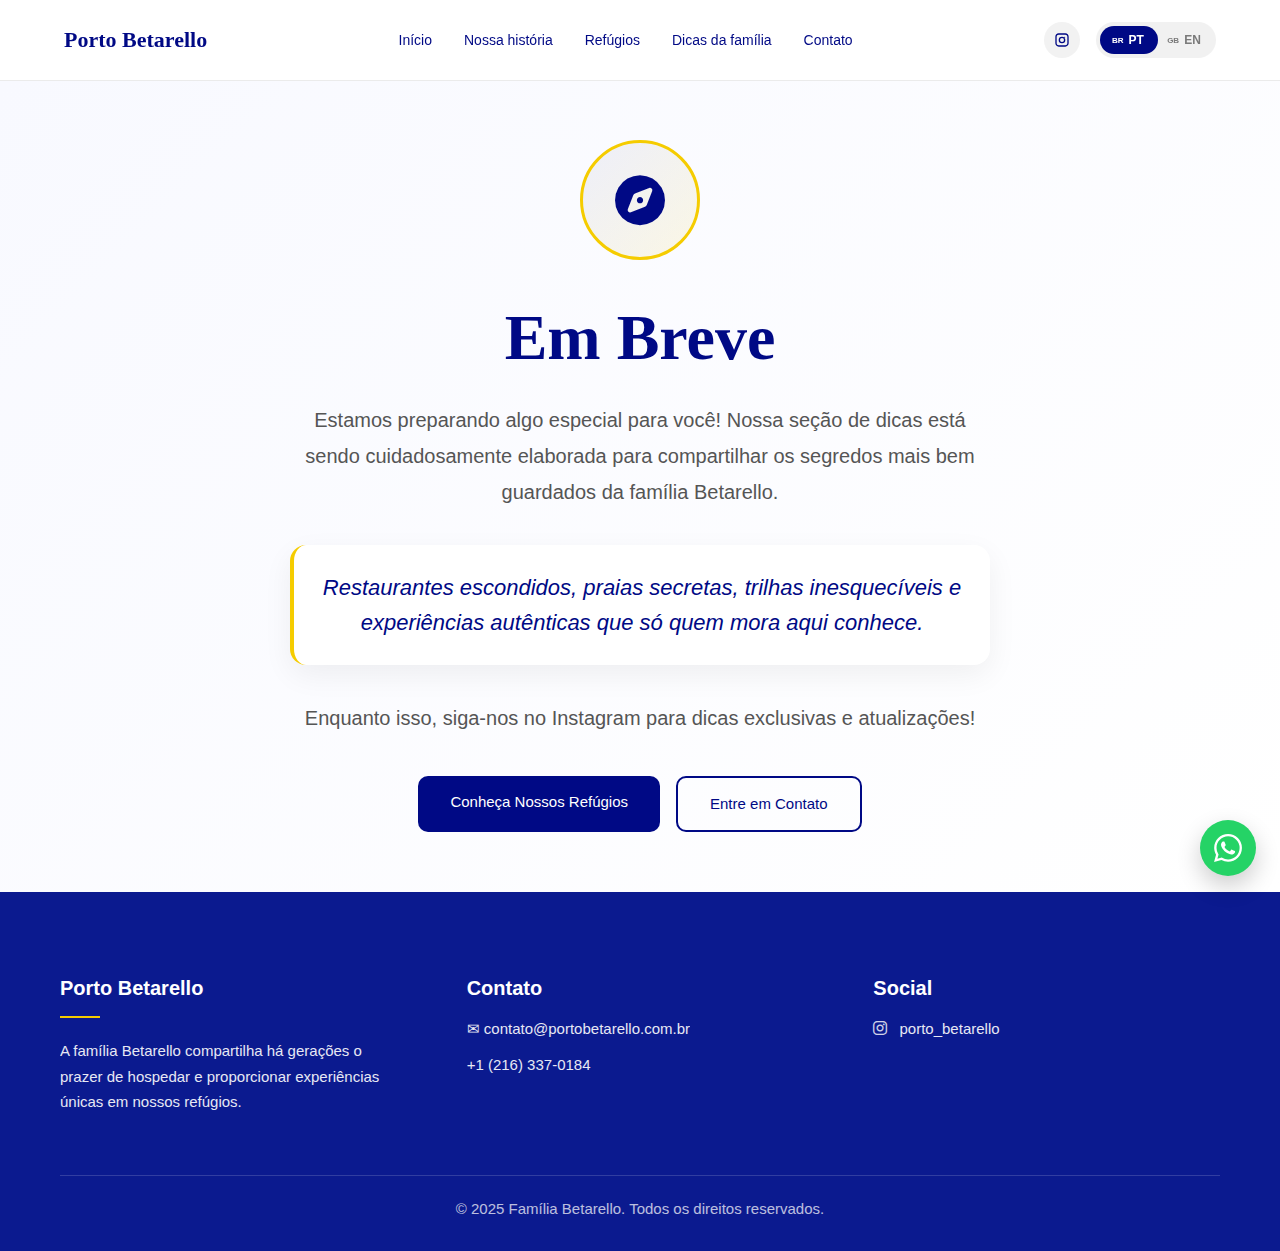
<file: dicas.html>
<!DOCTYPE html>
<html lang="pt-BR">
<head>
    <meta charset="UTF-8">
    <meta name="viewport" content="width=device-width, initial-scale=1.0">
    <link rel="stylesheet" href="https://cdnjs.cloudflare.com/ajax/libs/font-awesome/6.5.0/css/all.min.css">
    
    <title>Dicas</title>
    <style>
        * { margin: 0; padding: 0; box-sizing: border-box; }
        :root {
            --azul-profundo: #000985;
            --dourado-claro: #f5cc00;
            --branco: #ffffff;
            --font-heading: 'Playfair Display', serif;
            --font-body: 'Inter', sans-serif;
        }
        html { scroll-behavior: smooth; }
        body { font-family: var(--font-body); font-weight: 300; color: #1a1a1a; line-height: 1.6; min-height: 100vh; display: flex; flex-direction: column; }
        .container { max-width: 1200px; margin: 0 auto; padding: 0 24px; }

        /* Header */
        .header { position: fixed; top: 0; width: 100%; z-index: 10000; background: rgba(255,255,255,0.95); backdrop-filter: blur(10px); border-bottom: 1px solid rgba(0,0,0,0.08); }
        .header-inner { display: flex; align-items: center; justify-content: space-between; height: 80px; }
        .logo { font-family: var(--font-heading); font-size: 22px; font-weight: 600; color: var(--azul-profundo); text-decoration: none; }
        .nav-desktop { display: flex; gap: 32px; }
        .nav-link { position: relative; font-size: 14px; font-weight: 400; color: var(--azul-profundo); text-decoration: none; }
        .nav-link::after { content: ""; position: absolute; left: 0; bottom: -6px; width: 0; height: 2px; background: var(--dourado-claro); transition: width 0.3s; }
        .nav-link:hover::after { width: 100%; }
        .header-actions { display: flex; align-items: center; gap: 16px; }
        .icon-btn { width: 36px; height: 36px; border-radius: 50%; background: #f2f2f2; display: flex; align-items: center; justify-content: center; color: var(--azul-profundo); text-decoration: none; }
        .lang-switch { position: relative; display: flex; background: #f1f1f1; border-radius: 999px; padding: 4px; width: 120px; height: 36px; }
        .lang-option { flex: 1; z-index: 2; border: none; background: none; cursor: pointer; display: flex; align-items: center; justify-content: center; gap: 5px; color: #7a7a7a; transition: color 0.25s; }
        .lang-option .country { font-size: 8px; font-weight: 600; }
        .lang-option .lang { font-size: 12px; font-weight: 700; }
        .lang-option.active { color: #ffffff; }
        .lang-slider { position: absolute; top: 4px; left: 4px; width: calc(50% - 2px); height: 28px; background: var(--azul-profundo); border-radius: 999px; transition: transform 0.35s cubic-bezier(0.4, 0, 0.2, 1); z-index: 1; }
        .lang-slider.slide-right { transform: translateX(100%); }
        .menu-btn { display: none; font-size: 22px; background: none; border: none; cursor: pointer; color: var(--azul-profundo); }
        .mobile-menu { position: fixed; top: 80px; left: 0; width: 100%; overflow: hidden; max-height: 0; transition: max-height 0.35s ease; background: white; box-shadow: 0 4px 6px rgba(0,0,0,0.1); z-index: 9999; }
        .mobile-menu.active { max-height: 400px; }
        .mobile-nav { padding: 24px; display: flex; flex-direction: column; gap: 16px; }
        .mobile-nav a { font-size: 16px; font-weight: 400; color: #666; text-decoration: none; padding-bottom: 8px; border-bottom: 1px solid #eee; }

        /* Coming Soon Section */
        .coming-soon-section { flex: 1; margin-top: 80px; display: flex; align-items: center; justify-content: center; padding: 60px 20px; background: linear-gradient(135deg, #f8f9ff 0%, #fff 100%); }
        .coming-soon-content { text-align: center; max-width: 700px; }
        .coming-soon-icon { width: 120px; height: 120px; margin: 0 auto 40px; background: linear-gradient(135deg, rgba(0,9,133,0.05), rgba(245,204,0,0.1)); border: 3px solid var(--dourado-claro); border-radius: 50%; display: flex; align-items: center; justify-content: center; animation: pulse 2s ease-in-out infinite; }
        .coming-soon-icon i { font-size: 50px; color: var(--azul-profundo); }
        @keyframes pulse {
            0%, 100% { transform: scale(1); box-shadow: 0 0 0 0 rgba(245,204,0,0.4); }
            50% { transform: scale(1.05); box-shadow: 0 0 0 20px rgba(245,204,0,0); }
        }
        .decorative-line { width: 77px; height: 2px; background: linear-gradient(90deg, #d8a900, var(--dourado-claro)); margin: 0 auto 25px; }
        .coming-soon-content h1 { font-family: var(--font-heading); font-size: clamp(42px, 6vw, 64px); font-weight: 700; color: var(--azul-profundo); margin-bottom: 25px; line-height: 1.2; }
        .coming-soon-content p { font-size: clamp(16px, 2.5vw, 20px); font-weight: 300; line-height: 1.8; color: #555; margin-bottom: 20px; }
        .coming-soon-highlight { font-style: italic; color: var(--azul-profundo); font-weight: 400; font-size: clamp(17px, 2.5vw, 22px); margin: 35px 0; padding: 25px; background: white; border-radius: 16px; box-shadow: 0 10px 30px rgba(0,0,0,0.06); border-left: 4px solid var(--dourado-claro); }
        .coming-soon-buttons { display: flex; flex-wrap: wrap; gap: 16px; justify-content: center; margin-top: 40px; }
        .btn { display: inline-block; padding: 14px 32px; font-size: 15px; font-weight: 500; text-decoration: none; border-radius: 10px; transition: all 0.3s; }
        .btn-primary { background: var(--azul-profundo); color: white; }
        .btn-primary:hover { background: #000770; transform: translateY(-2px); box-shadow: 0 8px 20px rgba(0,9,133,0.25); }
        .btn-outline { border: 2px solid var(--azul-profundo); color: var(--azul-profundo); background: transparent; }
        .btn-outline:hover { background: var(--azul-profundo); color: white; }

        /* Footer */
        .footer { background: #0b1a8f; color: #ffffff; padding: 80px 60px 30px; margin-top: auto; }
        .footer-container { display: grid; grid-template-columns: repeat(3, 1fr); gap: 60px; max-width: 1200px; margin: 0 auto; }
        .footer h4 { font-size: 20px; margin-bottom: 12px; font-weight: 600; }
        .footer-line { display: block; width: 40px; height: 2px; background: #f5cc00; margin-bottom: 20px; }
        .footer p { font-size: 15px; line-height: 1.7; opacity: 0.9; }
        .footer-info p { margin-bottom: 10px; }
        .footer-col i { margin-right: 8px; font-size: 16px; opacity: 0.9; }
        .footer-bottom { border-top: 1px solid rgba(255,255,255,0.2); margin-top: 60px; padding-top: 20px; text-align: center; font-size: 13px; opacity: 0.8; }

        /* WhatsApp */
        .whatsapp-float { position: fixed; bottom: 24px; right: 24px; width: 56px; height: 56px; background: #25d366; border-radius: 50%; display: flex; align-items: center; justify-content: center; box-shadow: 0 10px 25px rgba(0,0,0,0.2); z-index: 999; transition: transform 0.3s; }
        .whatsapp-float:hover { transform: scale(1.1); }
        .whatsapp-icon { width: 28px; height: 28px; fill: white; }

        @media (max-width: 900px) {
            .nav-desktop { display: none; }
            .menu-btn { display: block; }
            .coming-soon-buttons { flex-direction: column; align-items: stretch; }
            .btn { text-align: center; }
        }

        @media (max-width: 768px) {
            .footer-container { grid-template-columns: 1fr; text-align: center; }
            .footer-line { margin: 10px auto 20px; }
        }
    </style>
</head>
<body>
    <header class="header">
        <div class="container">
            <div class="header-inner">
                <a href="index.html" class="logo">Porto Betarello</a>
                <nav class="nav-desktop">
                    <a href="index.html" class="nav-link" data-pt="Início" data-en="Home">Início</a>
                    <a href="sobre.html" class="nav-link" data-pt="Nossa história" data-en="Our story">Nossa história</a>
                    <a href="refugios.html" class="nav-link" data-pt="Refúgios" data-en="Retreats">Refúgio</a>
                    <a href="dicas.html" class="nav-link" data-pt="Dicas da família" data-en="Family Tips">Dicas</a>
                    <a href="contato.html" class="nav-link" data-pt="Contato" data-en="Contact">Contato</a>
                </nav>
                <div class="header-actions">
                    <a href="https://www.instagram.com/porto_betarello/" target="_blank" class="icon-btn">
                        <svg viewBox="0 0 24 24" width="16" height="16">
                            <path fill="currentColor" d="M7 2C4.2 2 2 4.2 2 7v10c0 2.8 2.2 5 5 5h10c2.8 0 5-2.2 5-5V7c0-2.8-2.2-5-5-5H7zm10 2c1.7 0 3 1.3 3 3v10c0 1.7-1.3 3-3 3H7c-1.7 0-3-1.3-3-3V7c0-1.7 1.3-3 3-3h10zm-5 3a5 5 0 100 10 5 5 0 000-10zm0 2a3 3 0 110 6 3 3 0 010-6zm4.8-.9a1.1 1.1 0 11-2.2 0 1.1 1.1 0 012.2 0z" />
                        </svg>
                    </a>
                    <div class="lang-switch">
                        <button class="lang-option active" data-lang="pt">
                            <span class="country">BR</span>
                            <span class="lang">PT</span>
                        </button>
                        <button class="lang-option" data-lang="en">
                            <span class="country">GB</span>
                            <span class="lang">EN</span>
                        </button>
                        <span class="lang-slider"></span>
                    </div>
                    <button class="menu-btn" id="menuToggle">☰</button>
                </div>
            </div>
        </div>
    </header>

    <div class="mobile-menu" id="mobileMenu">
        <nav class="mobile-nav">
            <a href="index.html" data-pt="Início" data-en="Home">Início</a>
            <a href="sobre.html" data-pt="Nossa história" data-en="Our story">Nossa história</a>
            <a href="refugios.html" data-pt="Refúgios" data-en="Retreats">Galeria</a>
            <a href="dicas.html" data-pt="Dicas da família" data-en="Family Tips">Dicas</a>
            <a href="contato.html" data-pt="Contato" data-en="Contact">Contato</a>
        </nav>
    </div>

    <section class="coming-soon-section">
        <div class="coming-soon-content">
            <div class="coming-soon-icon">
                <i class="fas fa-compass"></i>
            </div>
            <span class="decorative-line"></span>
            <h1 data-pt="Em Breve" data-en="Coming Soon">Em Breve</h1>
            <p data-pt="Estamos preparando algo especial para você! Nossa seção de dicas está sendo cuidadosamente elaborada para compartilhar os segredos mais bem guardados da família Betarello." data-en="We're preparing something special for you! Our tips section is being carefully crafted to share the Betarello family's best-kept secrets.">Estamos preparando algo especial para você! Nossa seção de dicas está sendo cuidadosamente elaborada para compartilhar os segredos mais bem guardados da família Betarello.</p>
            <div class="coming-soon-highlight" data-pt="Restaurantes escondidos, praias secretas, trilhas inesquecíveis e experiências autênticas que só quem mora aqui conhece." data-en="Hidden restaurants, secret beaches, unforgettable trails and authentic experiences that only locals know.">Restaurantes escondidos, praias secretas, trilhas inesquecíveis e experiências autênticas que só quem mora aqui conhece.</div>
            <p data-pt="Enquanto isso, siga-nos no Instagram para dicas exclusivas e atualizações!" data-en="Meanwhile, follow us on Instagram for exclusive tips and updates!">Enquanto isso, siga-nos no Instagram para dicas exclusivas e atualizações!</p>
            <div class="coming-soon-buttons">
                <a href="refugios.html" class="btn btn-primary" data-pt="Conheça Nossos Refúgios" data-en="Discover Our Retreats">Conheça Nossos Refúgios</a>
                <a href="contato.html" class="btn btn-outline" data-pt="Entre em Contato" data-en="Contact Us">Entre em Contato</a>
            </div>
        </div>
    </section>

    <footer class="footer">
        <div class="footer-container">
            <div class="footer-col">
                <h4 data-pt="Porto Betarello" data-en="Porto Betarello">Porto Betarello</h4>
                <span class="footer-line"></span>
                <p data-pt="A família Betarello compartilha há gerações o prazer de hospedar e proporcionar experiências únicas em nossos refúgios." data-en="The Betarello family has shared for generations the pleasure of hosting and providing unique experiences in our retreats.">A família Betarello compartilha há gerações o prazer de hospedar e proporcionar experiências únicas em nossos refúgios.</p>
            </div>
            <div class="footer-col">
                <h4 data-pt="Contato" data-en="Contact">Contato</h4>
                <div class="footer-info">
                    <p>✉ contato@portobetarello.com.br</p>
                    <p>+1 (216) 337-0184</p>
                </div>
            </div>
            <div class="footer-col">
                <h4 data-pt="Social" data-en="Social">Social</h4>
                <p><i class="fa-brands fa-instagram"></i> porto_betarello</p>
            </div>
        </div>
        <div class="footer-bottom">
            <p data-pt="© 2025 Família Betarello. Todos os direitos reservados." data-en="© 2025 Betarello Family. All rights reserved.">© 2025 Família Betarello. Todos os direitos reservados.</p>
        </div>
    </footer>

    <a href="https://wa.me/12163370184" target="_blank" class="whatsapp-float">
        <svg viewBox="0 0 24 24" class="whatsapp-icon"><path d="M17.472 14.382c-.297-.149-1.758-.867-2.03-.967-.273-.099-.471-.148-.67.15-.197.297-.767.966-.94 1.164-.173.199-.347.223-.644.075-.297-.15-1.255-.463-2.39-1.475-.883-.788-1.48-1.761-1.653-2.059-.173-.297-.018-.458.13-.606.134-.133.298-.347.446-.52.149-.174.198-.298.298-.497.099-.198.05-.371-.025-.52-.075-.149-.669-1.612-.916-2.207-.242-.579-.487-.5-.669-.51-.173-.008-.371-.01-.57-.01-.198 0-.52.074-.792.372-.272.297-1.04 1.016-1.04 2.479 0 1.462 1.065 2.875 1.213 3.074.149.198 2.096 3.2 5.077 4.487.709.306 1.262.489 1.694.625.712.227 1.36.195 1.871.118.571-.085 1.758-.719 2.006-1.413.248-.694.248-1.289.173-1.413-.074-.124-.272-.198-.57-.347m-5.421 7.403h-.004a9.87 9.87 0 01-5.031-1.378l-.361-.214-3.741.982.998-3.648-.235-.374a9.86 9.86 0 01-1.51-5.26c.001-5.45 4.436-9.884 9.888-9.884 2.64 0 5.122 1.03 6.988 2.898a9.825 9.825 0 012.893 6.994c-.003 5.45-4.437 9.884-9.885 9.884m8.413-18.297A11.815 11.815 0 0012.05 0C5.495 0 .16 5.335.157 11.892c0 2.096.547 4.142 1.588 5.945L.057 24l6.305-1.654a11.882 11.882 0 005.683 1.448h.005c6.554 0 11.89-5.335 11.893-11.893a11.821 11.821 0 00-3.48-8.413z"/></svg>
    </a>

    <script>
        let currentLang = 'pt';

        function changeLanguage(lang) {
            currentLang = lang;
            localStorage.setItem('preferredLanguage', lang);
            
            document.querySelectorAll('[data-pt]').forEach(el => {
                const text = lang === 'pt' ? el.getAttribute('data-pt') : el.getAttribute('data-en');
                if (text) {
                    if (el.tagName === 'INPUT' || el.tagName === 'TEXTAREA') {
                        el.placeholder = text;
                    } else {
                        el.textContent = text;
                    }
                }
            });

            document.querySelectorAll('.lang-option').forEach(btn => {
                btn.classList.remove('active');
                if (btn.getAttribute('data-lang') === lang) {
                    btn.classList.add('active');
                }
            });

            const slider = document.querySelector('.lang-slider');
            if (lang === 'en') {
                slider.classList.add('slide-right');
            } else {
                slider.classList.remove('slide-right');
            }

            document.documentElement.setAttribute('lang', lang === 'pt' ? 'pt-BR' : 'en');
        }

        function initLanguage() {
            const savedLang = localStorage.getItem('preferredLanguage') || 'pt';
            changeLanguage(savedLang);
        }

        function toggleMobileMenu() {
            const menu = document.getElementById('mobileMenu');
            menu.classList.toggle('active');
        }

        document.addEventListener('DOMContentLoaded', function() {
            initLanguage();

            document.querySelectorAll('.lang-option').forEach(btn => {
                btn.addEventListener('click', () => {
                    const lang = btn.getAttribute('data-lang');
                    changeLanguage(lang);
                });
            });

            document.getElementById('menuToggle').addEventListener('click', toggleMobileMenu);

            document.querySelectorAll('.mobile-nav a').forEach(link => {
                link.addEventListener('click', () => {
                    document.getElementById('mobileMenu').classList.remove('active');
                });
            });
        });
    </script>
</body>
</html>
</file>
